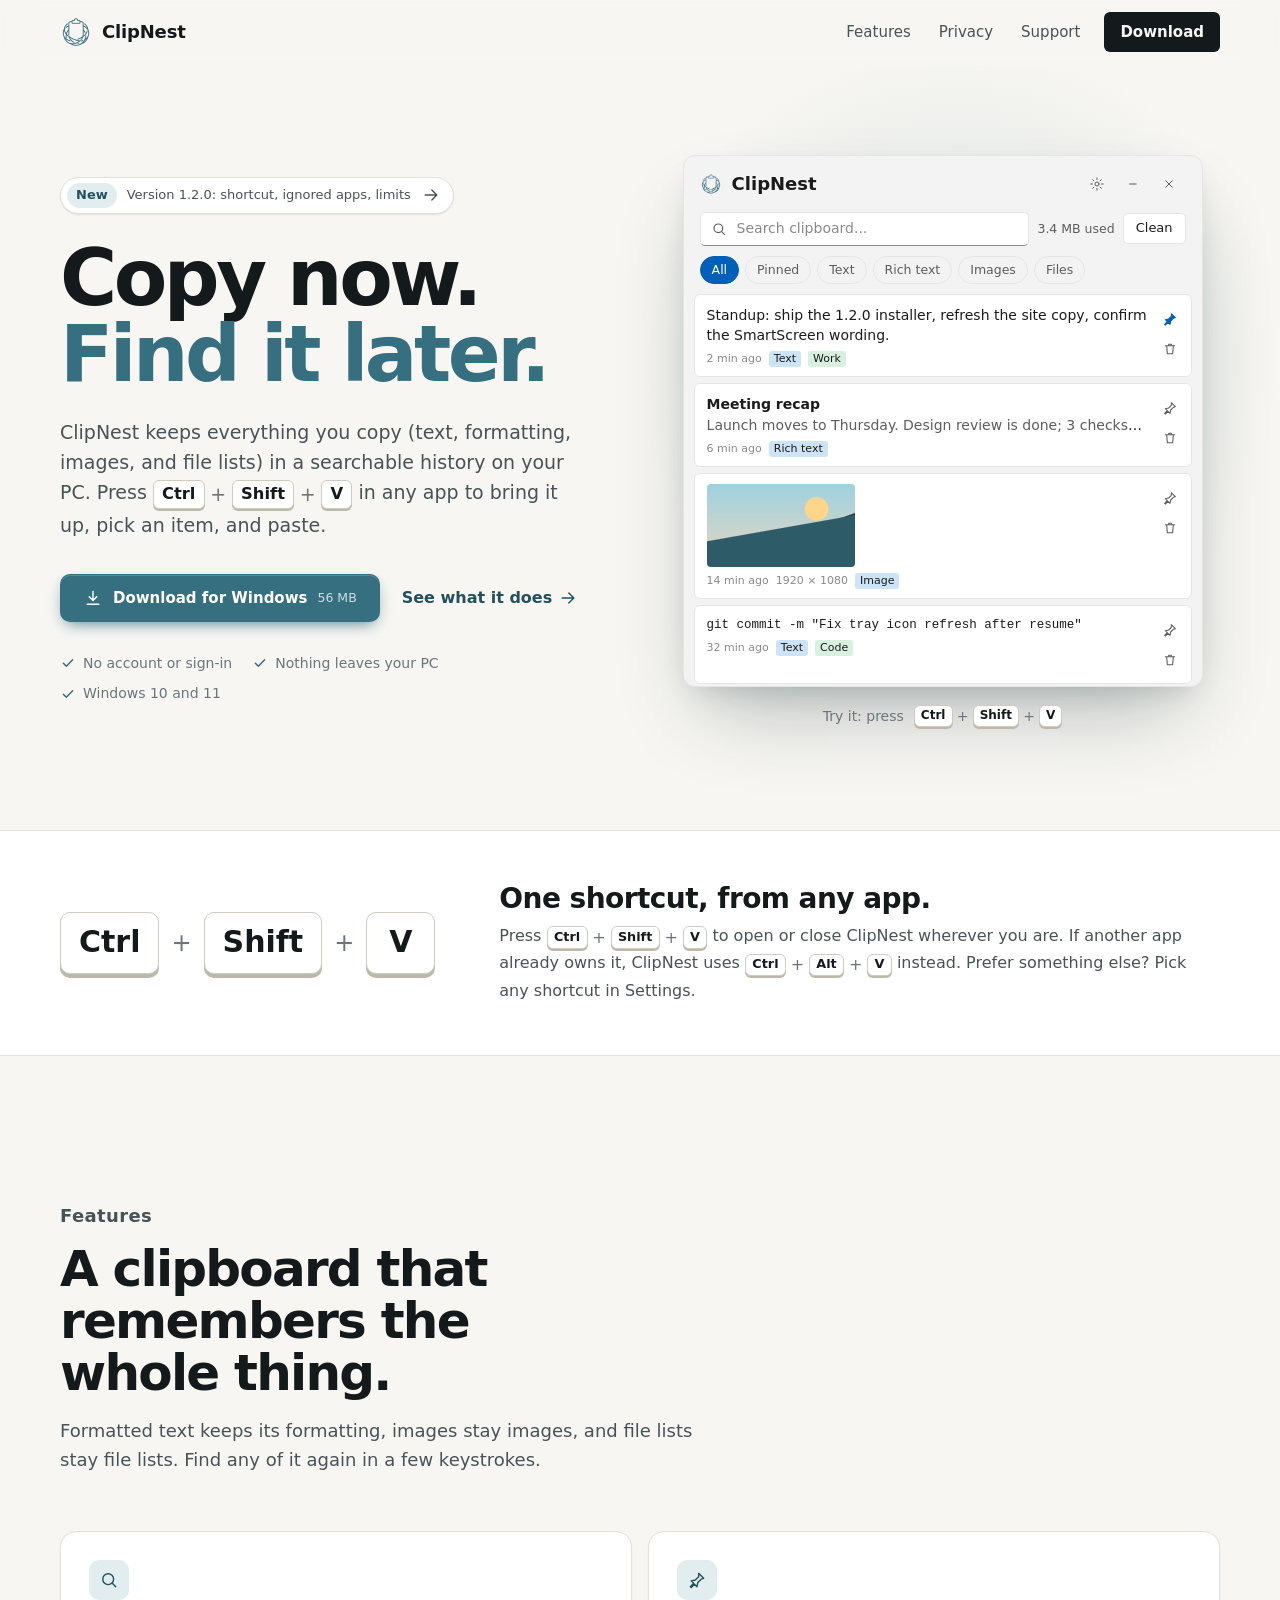
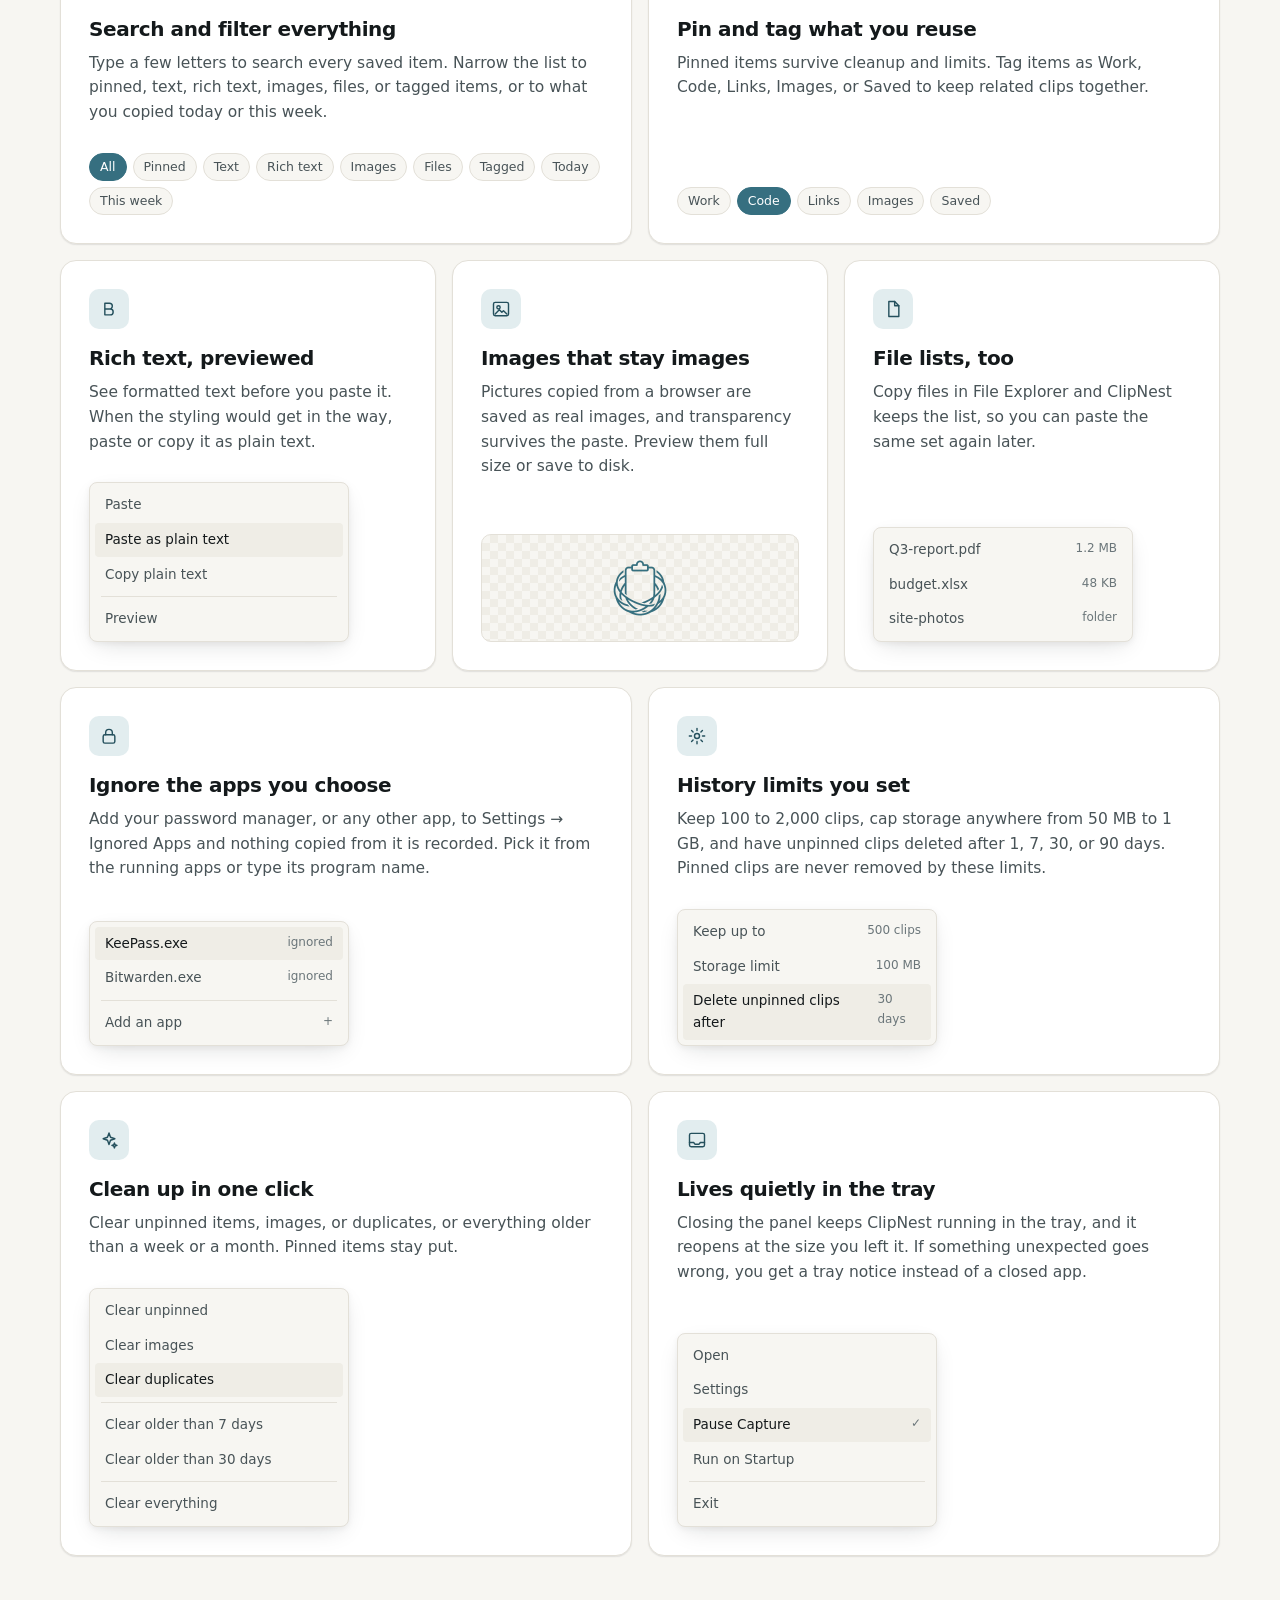
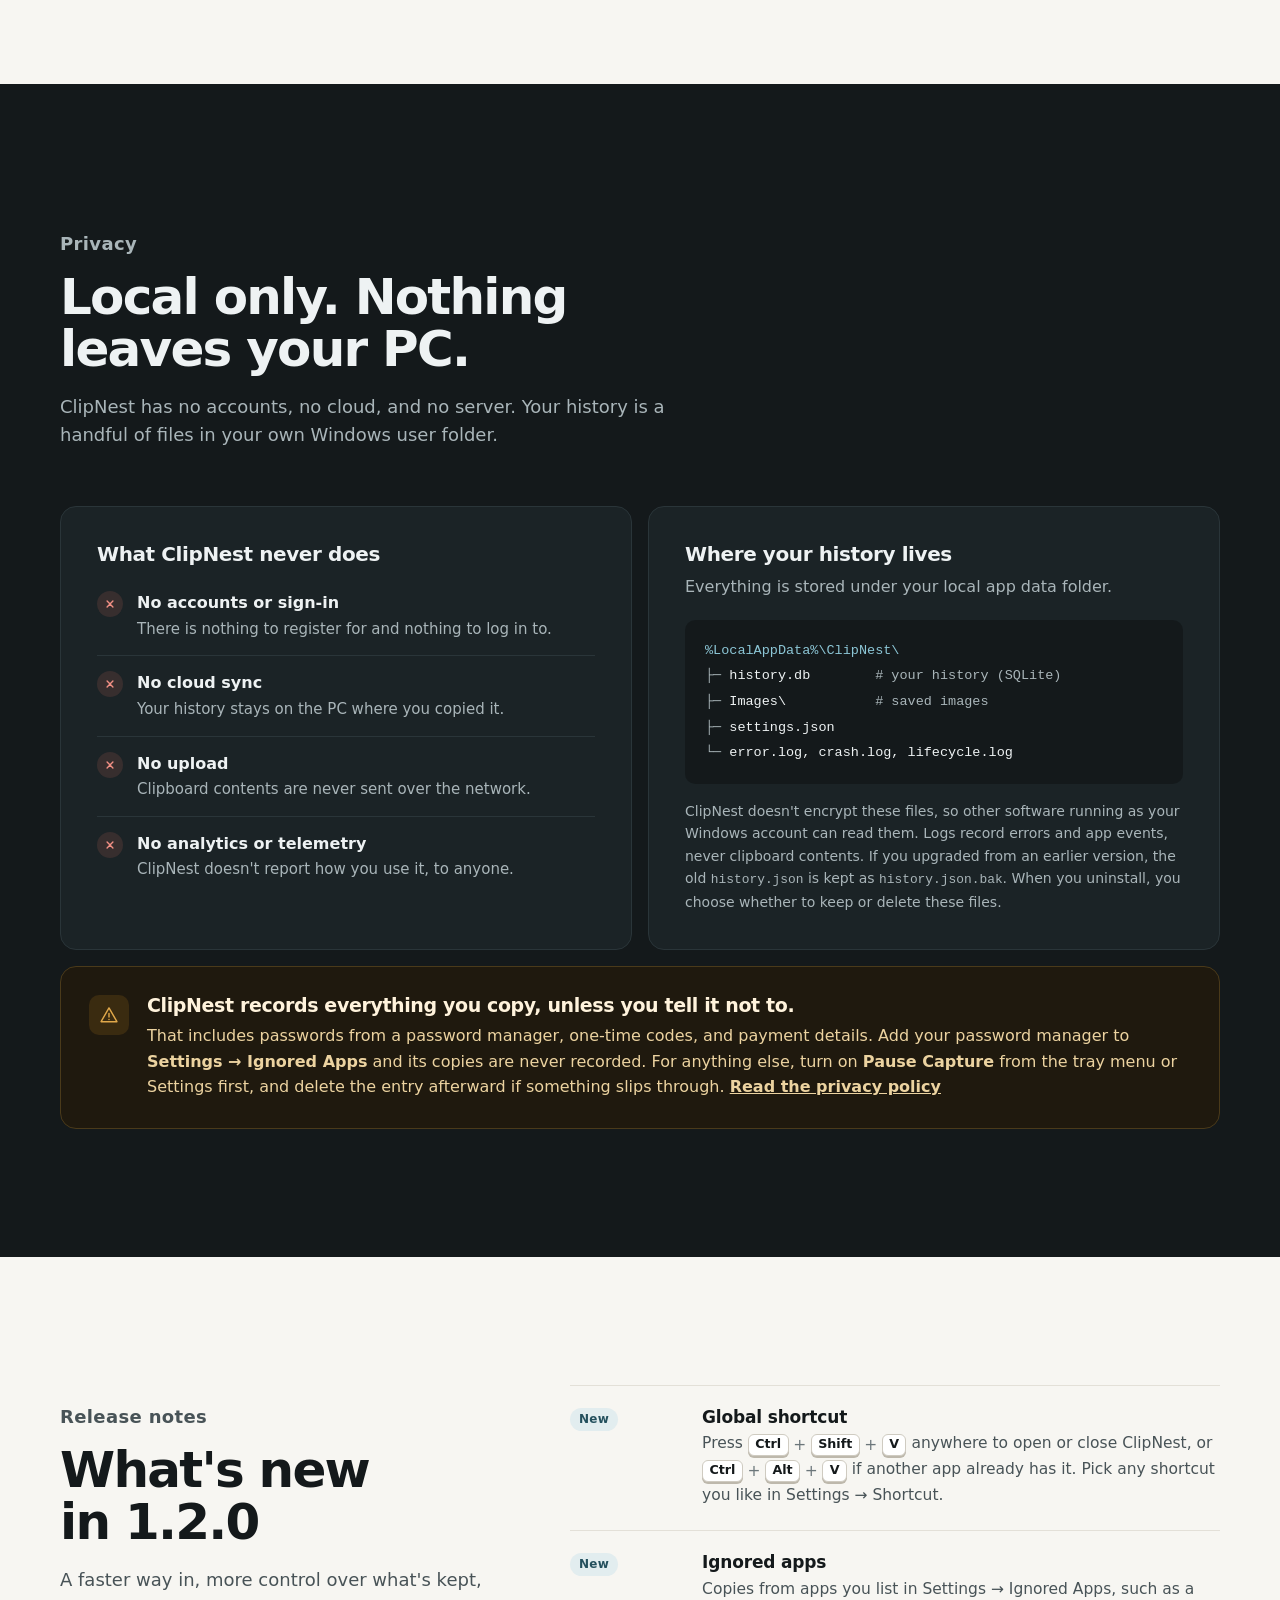
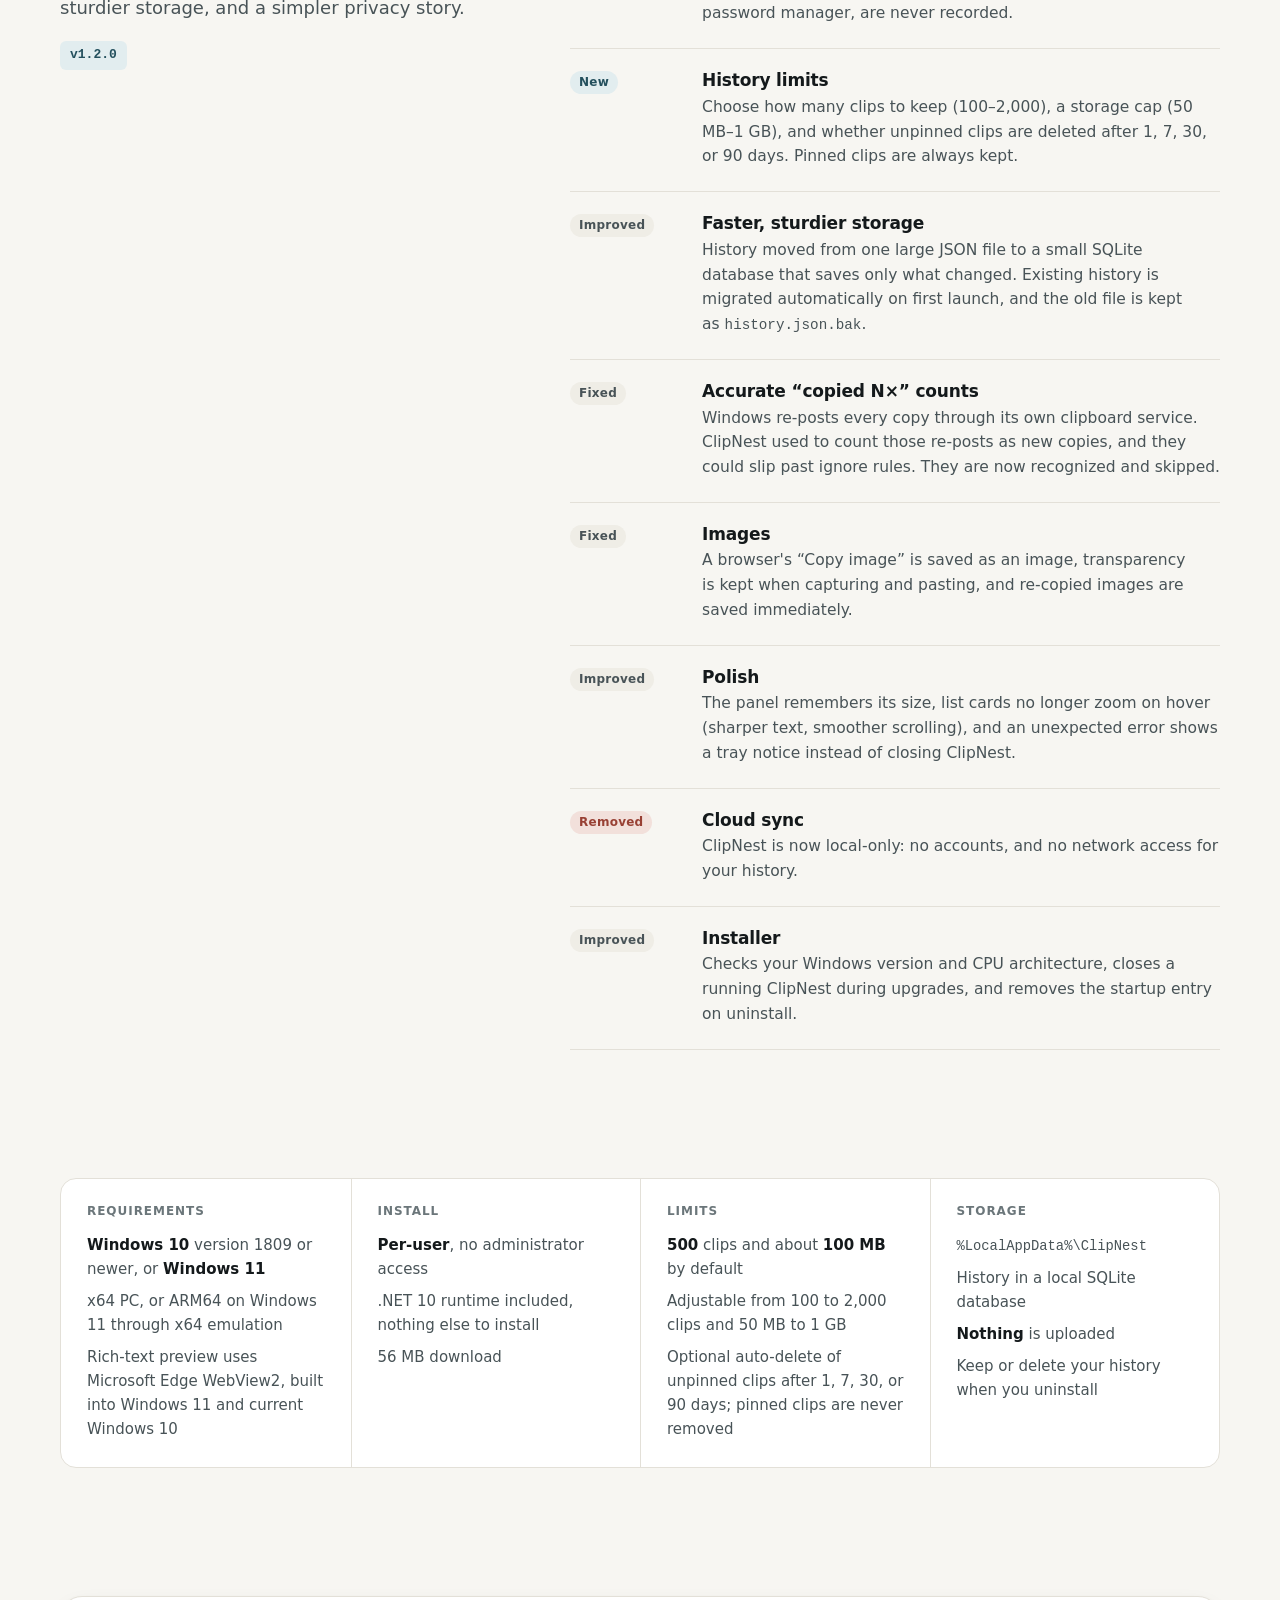
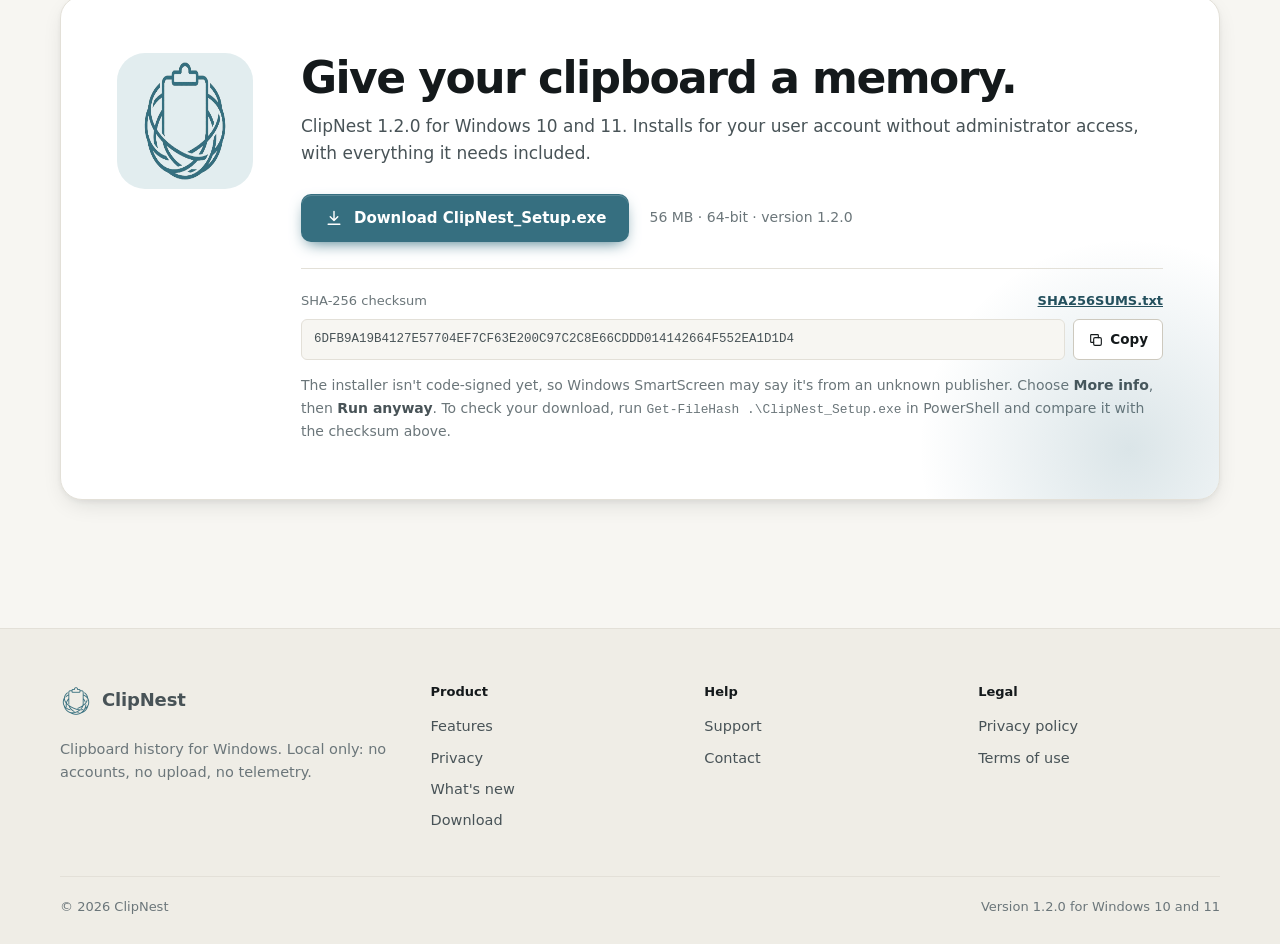
<file: index.html>
<!doctype html>
<html lang="en" class="no-js">
<head>
    <meta charset="utf-8">
    <meta name="viewport" content="width=device-width, initial-scale=1">
    <title>ClipNest | Clipboard history for Windows</title>
    <meta name="description" content="ClipNest keeps a searchable history of the text, rich text, images, and files you copy on Windows. Press Ctrl+Shift+V to open it. Local only: no accounts, no upload, no telemetry.">
    <meta property="og:title" content="ClipNest: clipboard history for Windows">
    <meta property="og:description" content="ClipNest keeps a searchable history of the text, rich text, images, and files you copy on Windows. Press Ctrl+Shift+V to open it. Local only: no accounts, no upload, no telemetry.">
    <meta property="og:type" content="website">
    <meta name="color-scheme" content="light dark">
    <meta name="theme-color" content="#f7f6f2" media="(prefers-color-scheme: light)">
    <meta name="theme-color" content="#0d1113" media="(prefers-color-scheme: dark)">
    <link rel="icon" type="image/png" href="assets/favicon-64.png">
    <link rel="stylesheet" href="styles.css">
    <script src="script.js" defer></script>
</head>
<body>
    <svg xmlns="http://www.w3.org/2000/svg" style="display:none"><symbol id="i-download" viewBox="0 0 24 24"><path d="M12 4v11m0 0 4.5-4.5M12 15l-4.5-4.5M5 19.5h14"/></symbol><symbol id="i-search" viewBox="0 0 24 24"><circle cx="11" cy="11" r="6.5"/><path d="m16 16 4 4"/></symbol><symbol id="i-pin" viewBox="0 0 24 24"><path d="m14 4 6 6-3 1-4 4-1 5-3-3-4 4-1-1 4-4-3-3 5-1 4-4z"/></symbol><symbol id="i-trash" viewBox="0 0 24 24"><path d="M5 7h14M10 7V5h4v2M7 7l1 12h8l1-12"/></symbol><symbol id="i-settings" viewBox="0 0 24 24"><circle cx="12" cy="12" r="3"/><path d="M12 2.8v2.6M12 18.6v2.6M2.8 12h2.6M18.6 12h2.6M5.5 5.5l1.8 1.8M16.7 16.7l1.8 1.8M5.5 18.5l1.8-1.8M16.7 7.3l1.8-1.8"/></symbol><symbol id="i-min" viewBox="0 0 24 24"><path d="M7 12h10"/></symbol><symbol id="i-max" viewBox="0 0 24 24"><rect x="7" y="7" width="10" height="10" rx="1"/></symbol><symbol id="i-x" viewBox="0 0 24 24"><path d="M7 7l10 10M17 7 7 17"/></symbol><symbol id="i-check" viewBox="0 0 24 24"><path d="M5 12.5l4.5 4.5L19 7"/></symbol><symbol id="i-plus" viewBox="0 0 24 24"><path d="M12 5v14M5 12h14"/></symbol><symbol id="i-file" viewBox="0 0 24 24"><path d="M7 3h7l5 5v13H7z"/><path d="M14 3v5h5"/></symbol><symbol id="i-image" viewBox="0 0 24 24"><rect x="3" y="4" width="18" height="16" rx="2"/><circle cx="9" cy="10" r="2"/><path d="m5 18 5-5 3 3 2-2 4 4"/></symbol><symbol id="i-text" viewBox="0 0 24 24"><path d="M5 6h14M12 6v13M9 19h6"/></symbol><symbol id="i-rich" viewBox="0 0 24 24"><path d="M7 5h5.5a3.5 3.5 0 0 1 0 7H7zM7 12h6.5a3.5 3.5 0 0 1 0 7H7z"/></symbol><symbol id="i-tag" viewBox="0 0 24 24"><path d="M3.5 12.5V4.5a1 1 0 0 1 1-1h8l8.5 8.5-9 9z"/><circle cx="8" cy="8" r="1.3"/></symbol><symbol id="i-sparkle" viewBox="0 0 24 24"><path d="M12 3.5l1.8 5.2 5.2 1.8-5.2 1.8-1.8 5.2-1.8-5.2-5.2-1.8 5.2-1.8zM18.5 15.5l.8 2.2 2.2.8-2.2.8-.8 2.2-.8-2.2-2.2-.8 2.2-.8z"/></symbol><symbol id="i-tray" viewBox="0 0 24 24"><rect x="3" y="4" width="18" height="16" rx="2"/><path d="M3 15h5l1.5 2h5L16 15h5"/></symbol><symbol id="i-alert" viewBox="0 0 24 24"><path d="M12 3.5 2.5 20h19z"/><path d="M12 10v4.5M12 17.2v.1"/></symbol><symbol id="i-copy" viewBox="0 0 24 24"><rect x="8.5" y="8.5" width="11.5" height="11.5" rx="2"/><path d="M15.5 8.5V5a1 1 0 0 0-1-1H5a1 1 0 0 0-1 1v9.5a1 1 0 0 0 1 1h3.5"/></symbol><symbol id="i-mail" viewBox="0 0 24 24"><rect x="3" y="5" width="18" height="14" rx="2"/><path d="m3.5 7 8.5 6 8.5-6"/></symbol><symbol id="i-arrow" viewBox="0 0 24 24"><path d="M5 12h14M13 6l6 6-6 6"/></symbol><symbol id="i-lock" viewBox="0 0 24 24"><rect x="5" y="10.5" width="14" height="10" rx="2"/><path d="M8 10.5V8a4 4 0 0 1 8 0v2.5"/></symbol><symbol id="i-monitor" viewBox="0 0 24 24"><rect x="3" y="4" width="18" height="12" rx="2"/><path d="M9 20h6M12 16v4"/></symbol><symbol id="i-keyboard" viewBox="0 0 24 24"><rect x="2.5" y="6" width="19" height="12" rx="2"/><path d="M6.5 10h.01M10 10h.01M14 10h.01M17.5 10h.01M7.5 14h9"/></symbol></svg>
    <a class="skip-link" href="#main">Skip to content</a>

    <header class="site-header">
        <div class="wrap header-inner">
            <a class="wordmark" href="index.html" aria-label="ClipNest home"><img src="assets/clipnest-logo.png" alt="" width="32" height="32"><span>ClipNest</span></a>
            <button class="menu-button" type="button" aria-expanded="false" aria-controls="site-nav"><span class="sr-only">Open menu</span><span class="bars" aria-hidden="true"><span></span><span></span><span></span></span></button>
            <nav class="site-nav" id="site-nav" aria-label="Main">
                <a href="#features">Features</a>
                <a href="privacy.html">Privacy</a>
                <a href="support.html">Support</a>
                <a class="nav-download" href="#download">Download</a>
            </nav>
        </div>
    </header>

    <main id="main">
        <section class="hero">
            <div class="wrap hero-grid">
                <div class="hero-copy">
                    <a class="release-pill" href="#whats-new"><b>New</b> Version 1.2.0: shortcut, ignored apps, limits <svg class="icon" aria-hidden="true"><use href="#i-arrow"/></svg></a>
                    <h1>Copy now.<br><em>Find it later.</em></h1>
                    <p class="lede">ClipNest keeps everything you copy (text, formatting, images, and file lists) in a searchable history on your PC. Press <span class="keys"><kbd>Ctrl</kbd><span>+</span><kbd>Shift</kbd><span>+</span><kbd>V</kbd></span> in any app to bring it up, pick an item, and paste.</p>
                    <div class="hero-actions">
                        <a class="button button-primary" href="downloads/ClipNest_Setup.exe" download><svg class="icon" aria-hidden="true"><use href="#i-download"/></svg>Download for Windows <small>56 MB</small></a>
                        <a class="text-link" href="#features">See what it does <svg class="icon" aria-hidden="true"><use href="#i-arrow"/></svg></a>
                    </div>
                    <ul class="hero-facts">
                        <li><svg class="icon" aria-hidden="true"><use href="#i-check"/></svg>No account or sign-in</li>
                        <li><svg class="icon" aria-hidden="true"><use href="#i-check"/></svg>Nothing leaves your PC</li>
                        <li><svg class="icon" aria-hidden="true"><use href="#i-check"/></svg>Windows 10 and 11</li>
                    </ul>
                </div>

                <div class="stage" data-stage>
                    <div class="app-window" data-demo-window role="region" aria-label="Sample ClipNest window with example history">
                        <div class="app-titlebar">
                            <div class="app-title"><img src="assets/clipnest-logo.png" alt="" width="22" height="22">ClipNest</div>
                            <div class="app-caption" aria-hidden="true"><span><svg class="icon" aria-hidden="true"><use href="#i-settings"/></svg></span><span><svg class="icon" aria-hidden="true"><use href="#i-min"/></svg></span><span><svg class="icon" aria-hidden="true"><use href="#i-x"/></svg></span></div>
                        </div>
                        <div class="app-toolbar">
                            <label class="app-search"><svg class="icon" aria-hidden="true"><use href="#i-search"/></svg><span class="sr-only">Search the sample history</span><input type="search" placeholder="Search clipboard..." autocomplete="off" spellcheck="false" data-demo-search></label>
                            <span class="app-mem">3.4 MB used</span>
                            <span class="app-btn" aria-hidden="true">Clean</span>
                        </div>
                        <div class="app-chips" role="group" aria-label="Filter the sample history">
                            <button type="button" aria-pressed="true" data-demo-filter="all">All</button>
                            <button type="button" aria-pressed="false" data-demo-filter="pinned">Pinned</button>
                            <button type="button" aria-pressed="false" data-demo-filter="text">Text</button>
                            <button type="button" aria-pressed="false" data-demo-filter="rich">Rich text</button>
                            <button type="button" aria-pressed="false" data-demo-filter="image">Images</button>
                            <button type="button" aria-pressed="false" data-demo-filter="files">Files</button>
                        </div>
                        <ul class="app-list" data-demo-list>
                            <li class="app-item" data-type="text" data-pinned="true">
                                <div><p>Standup: ship the 1.2.0 installer, refresh the site copy, confirm the SmartScreen wording.</p><div class="app-meta"><span>2 min ago</span><span class="badge">Text</span><span class="badge badge-tag">Work</span></div></div>
                                <div class="app-actions" aria-hidden="true"><span class="pinned"><svg class="icon" aria-hidden="true"><use href="#i-pin"/></svg></span><span><svg class="icon" aria-hidden="true"><use href="#i-trash"/></svg></span></div>
                            </li>
                            <li class="app-item" data-type="rich" data-pinned="false">
                                <div><p class="rich"><strong>Meeting recap</strong><span>Launch moves to Thursday. Design review is done; 3 checks passed.</span></p><div class="app-meta"><span>6 min ago</span><span class="badge">Rich text</span></div></div>
                                <div class="app-actions" aria-hidden="true"><span><svg class="icon" aria-hidden="true"><use href="#i-pin"/></svg></span><span><svg class="icon" aria-hidden="true"><use href="#i-trash"/></svg></span></div>
                            </li>
                            <li class="app-item" data-type="image" data-pinned="false">
                                <div><div class="thumb" role="img" aria-label="Landscape screenshot"></div><div class="app-meta"><span>14 min ago</span><span>1920 &times; 1080</span><span class="badge">Image</span></div></div>
                                <div class="app-actions" aria-hidden="true"><span><svg class="icon" aria-hidden="true"><use href="#i-pin"/></svg></span><span><svg class="icon" aria-hidden="true"><use href="#i-trash"/></svg></span></div>
                            </li>
                            <li class="app-item" data-type="text" data-pinned="false">
                                <div><p class="code">git commit -m "Fix tray icon refresh after resume"</p><div class="app-meta"><span>32 min ago</span><span class="badge">Text</span><span class="badge badge-tag">Code</span></div></div>
                                <div class="app-actions" aria-hidden="true"><span><svg class="icon" aria-hidden="true"><use href="#i-pin"/></svg></span><span><svg class="icon" aria-hidden="true"><use href="#i-trash"/></svg></span></div>
                            </li>
                            <li class="app-item" data-type="files" data-pinned="false">
                                <div><p class="files"><span><svg class="icon" aria-hidden="true"><use href="#i-file"/></svg>Q3-report.pdf</span><span><svg class="icon" aria-hidden="true"><use href="#i-file"/></svg>budget.xlsx</span></p><div class="app-meta"><span>1 hr ago</span><span>2 files</span><span class="badge">Files</span></div></div>
                                <div class="app-actions" aria-hidden="true"><span><svg class="icon" aria-hidden="true"><use href="#i-pin"/></svg></span><span><svg class="icon" aria-hidden="true"><use href="#i-trash"/></svg></span></div>
                            </li>
                            <li class="app-item" data-type="text" data-pinned="true">
                                <div><p>https://learn.microsoft.com/windows/apps/design/</p><div class="app-meta"><span>Yesterday</span><span class="badge">Text</span><span class="badge badge-tag">Links</span></div></div>
                                <div class="app-actions" aria-hidden="true"><span class="pinned"><svg class="icon" aria-hidden="true"><use href="#i-pin"/></svg></span><span><svg class="icon" aria-hidden="true"><use href="#i-trash"/></svg></span></div>
                            </li>
                            <li class="app-item" data-type="rich" data-pinned="false">
                                <div><p class="rich"><strong>Shipping address</strong><span>Suite 400, 1200 Harbor Way</span></p><div class="app-meta"><span>Yesterday</span><span class="badge">Rich text</span></div></div>
                                <div class="app-actions" aria-hidden="true"><span><svg class="icon" aria-hidden="true"><use href="#i-pin"/></svg></span><span><svg class="icon" aria-hidden="true"><use href="#i-trash"/></svg></span></div>
                            </li>
                        </ul>
                        <p class="app-empty" data-demo-empty hidden>Nothing in this sample matches.</p>
                    </div>
                    <div class="stage-summon" aria-hidden="true"><img src="assets/clipnest-logo.png" alt="" width="48" height="48">ClipNest is waiting in the tray.<br>Press the shortcut again to bring it back.</div>
                    <p class="stage-hint">Try it: press
                        <button type="button" data-demo-toggle aria-pressed="true" aria-label="Open or close the sample panel (Ctrl+Shift+V)"><span class="keys"><kbd data-key="ctrl">Ctrl</kbd><span>+</span><kbd data-key="shift">Shift</kbd><span>+</span><kbd data-key="v">V</kbd></span></button>
                    </p>
                </div>
            </div>
        </section>

        <section class="shortcut-band" aria-label="Global shortcut">
            <div class="wrap shortcut-inner">
                <div class="shortcut-keys" aria-hidden="true"><kbd>Ctrl</kbd><span>+</span><kbd>Shift</kbd><span>+</span><kbd>V</kbd></div>
                <div class="shortcut-copy">
                    <h2>One shortcut, from any app.</h2>
                    <p>Press <span class="keys"><kbd>Ctrl</kbd><span>+</span><kbd>Shift</kbd><span>+</span><kbd>V</kbd></span> to open or close ClipNest wherever you are. If another app already owns it, ClipNest uses <span class="keys"><kbd>Ctrl</kbd><span>+</span><kbd>Alt</kbd><span>+</span><kbd>V</kbd></span> instead. Prefer something else? Pick any shortcut in Settings.</p>
                </div>
            </div>
        </section>

        <section class="section" id="features">
            <div class="wrap">
                <div class="section-head reveal">
                    <p class="eyebrow">Features</p>
                    <h2>A clipboard that remembers the whole thing.</h2>
                    <p>Formatted text keeps its formatting, images stay images, and file lists stay file lists. Find any of it again in a few keystrokes.</p>
                </div>
                <div class="feature-grid">
                    <article class="feature wide reveal">
                        <div class="feature-icon"><svg class="icon" aria-hidden="true"><use href="#i-search"/></svg></div>
                        <h3>Search and filter everything</h3>
                        <p>Type a few letters to search every saved item. Narrow the list to pinned, text, rich text, images, files, or tagged items, or to what you copied today or this week.</p>
                        <div class="feature-demo" aria-hidden="true"><div class="chip-row"><span class="chip on">All</span><span class="chip">Pinned</span><span class="chip">Text</span><span class="chip">Rich text</span><span class="chip">Images</span><span class="chip">Files</span><span class="chip">Tagged</span><span class="chip">Today</span><span class="chip">This week</span></div></div>
                    </article>
                    <article class="feature wide reveal">
                        <div class="feature-icon"><svg class="icon" aria-hidden="true"><use href="#i-pin"/></svg></div>
                        <h3>Pin and tag what you reuse</h3>
                        <p>Pinned items survive cleanup and limits. Tag items as Work, Code, Links, Images, or Saved to keep related clips together.</p>
                        <div class="feature-demo" aria-hidden="true"><div class="chip-row"><span class="chip">Work</span><span class="chip on">Code</span><span class="chip">Links</span><span class="chip">Images</span><span class="chip">Saved</span></div></div>
                    </article>
                    <article class="feature reveal">
                        <div class="feature-icon"><svg class="icon" aria-hidden="true"><use href="#i-rich"/></svg></div>
                        <h3>Rich text, previewed</h3>
                        <p>See formatted text before you paste it. When the styling would get in the way, paste or copy it as plain text.</p>
                        <div class="feature-demo" aria-hidden="true"><div class="menu-demo"><span>Paste<em></em></span><span class="hot">Paste as plain text<em></em></span><span>Copy plain text<em></em></span><hr><span>Preview<em></em></span></div></div>
                    </article>
                    <article class="feature reveal">
                        <div class="feature-icon"><svg class="icon" aria-hidden="true"><use href="#i-image"/></svg></div>
                        <h3>Images that stay images</h3>
                        <p>Pictures copied from a browser are saved as real images, and transparency survives the paste. Preview them full size or save to disk.</p>
                        <div class="feature-demo" aria-hidden="true"><div class="checker"><img src="assets/clipnest-logo.png" alt="" width="64" height="64"></div></div>
                    </article>
                    <article class="feature reveal">
                        <div class="feature-icon"><svg class="icon" aria-hidden="true"><use href="#i-file"/></svg></div>
                        <h3>File lists, too</h3>
                        <p>Copy files in File Explorer and ClipNest keeps the list, so you can paste the same set again later.</p>
                        <div class="feature-demo" aria-hidden="true"><div class="menu-demo"><span>Q3-report.pdf<em>1.2 MB</em></span><span>budget.xlsx<em>48 KB</em></span><span>site-photos<em>folder</em></span></div></div>
                    </article>
                    <article class="feature wide reveal">
                        <div class="feature-icon"><svg class="icon" aria-hidden="true"><use href="#i-lock"/></svg></div>
                        <h3>Ignore the apps you choose</h3>
                        <p>Add your password manager, or any other app, to Settings &rarr; Ignored Apps and nothing copied from it is recorded. Pick it from the running apps or type its program name.</p>
                        <div class="feature-demo" aria-hidden="true"><div class="menu-demo"><span class="hot">KeePass.exe<em>ignored</em></span><span>Bitwarden.exe<em>ignored</em></span><hr><span>Add an app<em>+</em></span></div></div>
                    </article>
                    <article class="feature wide reveal">
                        <div class="feature-icon"><svg class="icon" aria-hidden="true"><use href="#i-settings"/></svg></div>
                        <h3>History limits you set</h3>
                        <p>Keep 100 to 2,000 clips, cap storage anywhere from 50 MB to 1 GB, and have unpinned clips deleted after 1, 7, 30, or 90 days. Pinned clips are never removed by these limits.</p>
                        <div class="feature-demo" aria-hidden="true"><div class="menu-demo"><span>Keep up to<em>500 clips</em></span><span>Storage limit<em>100 MB</em></span><span class="hot">Delete unpinned clips after<em>30 days</em></span></div></div>
                    </article>
                    <article class="feature wide reveal">
                        <div class="feature-icon"><svg class="icon" aria-hidden="true"><use href="#i-sparkle"/></svg></div>
                        <h3>Clean up in one click</h3>
                        <p>Clear unpinned items, images, or duplicates, or everything older than a week or a month. Pinned items stay put.</p>
                        <div class="feature-demo" aria-hidden="true"><div class="menu-demo"><span>Clear unpinned<em></em></span><span>Clear images<em></em></span><span class="hot">Clear duplicates<em></em></span><hr><span>Clear older than 7 days<em></em></span><span>Clear older than 30 days<em></em></span><hr><span>Clear everything<em></em></span></div></div>
                    </article>
                    <article class="feature wide reveal">
                        <div class="feature-icon"><svg class="icon" aria-hidden="true"><use href="#i-tray"/></svg></div>
                        <h3>Lives quietly in the tray</h3>
                        <p>Closing the panel keeps ClipNest running in the tray, and it reopens at the size you left it. If something unexpected goes wrong, you get a tray notice instead of a closed app.</p>
                        <div class="feature-demo" aria-hidden="true"><div class="menu-demo"><span>Open<em></em></span><span>Settings<em></em></span><span class="hot">Pause Capture<em>&#10003;</em></span><span>Run on Startup<em></em></span><hr><span>Exit<em></em></span></div></div>
                    </article>
                </div>
            </div>
        </section>

        <section class="section privacy-band" id="privacy">
            <div class="wrap">
                <div class="section-head reveal">
                    <p class="eyebrow">Privacy</p>
                    <h2>Local only. Nothing leaves your PC.</h2>
                    <p>ClipNest has no accounts, no cloud, and no server. Your history is a handful of files in your own Windows user folder.</p>
                </div>
                <div class="privacy-grid">
                    <article class="panel reveal">
                        <h3>What ClipNest never does</h3>
                        <ul class="never-list"><li><span class="x"><svg class="icon" aria-hidden="true"><use href="#i-x"/></svg></span><div><strong>No accounts or sign-in</strong><span>There is nothing to register for and nothing to log in to.</span></div></li><li><span class="x"><svg class="icon" aria-hidden="true"><use href="#i-x"/></svg></span><div><strong>No cloud sync</strong><span>Your history stays on the PC where you copied it.</span></div></li><li><span class="x"><svg class="icon" aria-hidden="true"><use href="#i-x"/></svg></span><div><strong>No upload</strong><span>Clipboard contents are never sent over the network.</span></div></li><li><span class="x"><svg class="icon" aria-hidden="true"><use href="#i-x"/></svg></span><div><strong>No analytics or telemetry</strong><span>ClipNest doesn't report how you use it, to anyone.</span></div></li></ul>
                    </article>
                    <article class="panel reveal">
                        <h3>Where your history lives</h3>
                        <p>Everything is stored under your local app data folder.</p>
                        <div class="tree" role="img" aria-label="Folder %LocalAppData%\ClipNest containing history.db, an Images folder, settings.json, and log files">
                            <span class="root">%LocalAppData%\ClipNest\</span>
                            <span><span class="dim">&#9500;&#9472;</span> history.db        <span class="dim"># your history (SQLite)</span></span>
                            <span><span class="dim">&#9500;&#9472;</span> Images\           <span class="dim"># saved images</span></span>
                            <span><span class="dim">&#9500;&#9472;</span> settings.json</span>
                            <span><span class="dim">&#9492;&#9472;</span> error.log, crash.log, lifecycle.log</span>
                        </div>
                        <p class="fine">ClipNest doesn't encrypt these files, so other software running as your Windows account can read them. Logs record errors and app events, never clipboard contents. If you upgraded from an earlier version, the old <code>history.json</code> is kept as <code>history.json.bak</code>. When you uninstall, you choose whether to keep or delete these files.</p>
                    </article>
                    <aside class="warn reveal">
                        <div class="warn-mark"><svg class="icon" aria-hidden="true"><use href="#i-alert"/></svg></div>
                        <div>
                            <h3>ClipNest records everything you copy, unless you tell it not to.</h3>
                            <p>That includes passwords from a password manager, one-time codes, and payment details. Add your password manager to <strong>Settings &rarr; Ignored Apps</strong> and its copies are never recorded. For anything else, turn on <strong>Pause Capture</strong> from the tray menu or Settings first, and delete the entry afterward if something slips through. <a href="privacy.html">Read the privacy policy</a></p>
                        </div>
                    </aside>
                </div>
            </div>
        </section>

        <section class="section" id="whats-new">
            <div class="wrap release-layout">
                <div class="section-head">
                    <p class="eyebrow">Release notes</p>
                    <h2>What's new in 1.2.0</h2>
                    <p>A faster way in, more control over what's kept, sturdier storage, and a simpler privacy story.</p>
                    <span class="version-tag">v1.2.0</span>
                </div>
                <ul class="changes reveal"><li><span class="change-kind new">New</span><div><h3>Global shortcut</h3><p>Press <span class="keys"><kbd>Ctrl</kbd><span>+</span><kbd>Shift</kbd><span>+</span><kbd>V</kbd></span> anywhere to open or close ClipNest, or <span class="keys"><kbd>Ctrl</kbd><span>+</span><kbd>Alt</kbd><span>+</span><kbd>V</kbd></span> if another app already has it. Pick any shortcut you like in Settings &rarr; Shortcut.</p></div></li><li><span class="change-kind new">New</span><div><h3>Ignored apps</h3><p>Copies from apps you list in Settings &rarr; Ignored Apps, such as a password manager, are never recorded.</p></div></li><li><span class="change-kind new">New</span><div><h3>History limits</h3><p>Choose how many clips to keep (100&ndash;2,000), a storage cap (50 MB&ndash;1 GB), and whether unpinned clips are deleted after 1, 7, 30, or 90 days. Pinned clips are always kept.</p></div></li><li><span class="change-kind ">Improved</span><div><h3>Faster, sturdier storage</h3><p>History moved from one large JSON file to a small SQLite database that saves only what changed. Existing history is migrated automatically on first launch, and the old file is kept as <code>history.json.bak</code>.</p></div></li><li><span class="change-kind ">Fixed</span><div><h3>Accurate &ldquo;copied N&times;&rdquo; counts</h3><p>Windows re-posts every copy through its own clipboard service. ClipNest used to count those re-posts as new copies, and they could slip past ignore rules. They are now recognized and skipped.</p></div></li><li><span class="change-kind ">Fixed</span><div><h3>Images</h3><p>A browser's &ldquo;Copy image&rdquo; is saved as an image, transparency is kept when capturing and pasting, and re-copied images are saved immediately.</p></div></li><li><span class="change-kind ">Improved</span><div><h3>Polish</h3><p>The panel remembers its size, list cards no longer zoom on hover (sharper text, smoother scrolling), and an unexpected error shows a tray notice instead of closing ClipNest.</p></div></li><li><span class="change-kind removed">Removed</span><div><h3>Cloud sync</h3><p>ClipNest is now local-only: no accounts, and no network access for your history.</p></div></li><li><span class="change-kind ">Improved</span><div><h3>Installer</h3><p>Checks your Windows version and CPU architecture, closes a running ClipNest during upgrades, and removes the startup entry on uninstall.</p></div></li></ul>
            </div>
        </section>

        <section class="section" id="details" style="padding-top:0">
            <div class="wrap">
                <div class="specs reveal">
                    <div class="spec"><h3>Requirements</h3><ul><li><strong>Windows 10</strong> version 1809 or newer, or <strong>Windows 11</strong></li><li>x64 PC, or ARM64 on Windows 11 through x64 emulation</li><li>Rich-text preview uses Microsoft Edge WebView2, built into Windows 11 and current Windows 10</li></ul></div>
                    <div class="spec"><h3>Install</h3><ul><li><strong>Per-user</strong>, no administrator access</li><li>.NET 10 runtime included, nothing else to install</li><li>56 MB download</li></ul></div>
                    <div class="spec"><h3>Limits</h3><ul><li><strong>500</strong> clips and about <strong>100 MB</strong> by default</li><li>Adjustable from 100 to 2,000 clips and 50 MB to 1 GB</li><li>Optional auto-delete of unpinned clips after 1, 7, 30, or 90 days; pinned clips are never removed</li></ul></div>
                    <div class="spec"><h3>Storage</h3><ul><li><code>%LocalAppData%\ClipNest</code></li><li>History in a local SQLite database</li><li><strong>Nothing</strong> is uploaded</li><li>Keep or delete your history when you uninstall</li></ul></div>
                </div>
            </div>
        </section>

        <section class="download" id="download">
            <div class="wrap">
                <div class="download-card reveal">
                    <div class="logo-tile"><img src="assets/clipnest-logo.png" alt="" width="136" height="136"></div>
                    <div>
                        <h2>Give your clipboard a memory.</h2>
                        <p class="lede">ClipNest 1.2.0 for Windows 10 and 11. Installs for your user account without administrator access, with everything it needs included.</p>
                        <div class="download-actions">
                            <a class="button button-primary" href="downloads/ClipNest_Setup.exe" download><svg class="icon" aria-hidden="true"><use href="#i-download"/></svg>Download ClipNest_Setup.exe</a>
                            <span class="fine">56 MB &middot; 64-bit &middot; version 1.2.0</span>
                        </div>
                        <div class="hash">
                            <div class="hash-label"><span>SHA-256 checksum</span><a href="downloads/SHA256SUMS.txt">SHA256SUMS.txt</a></div>
                            <div class="hash-row"><code id="installer-hash">6DFB9A19B4127E57704EF7CF63E200C97C2C8E66CDDD014142664F552EA1D1D4</code><button class="copy-button" type="button" data-copy="installer-hash"><svg class="icon" aria-hidden="true"><use href="#i-copy"/></svg><span>Copy</span></button></div>
                        </div>
                        <p class="smartscreen">The installer isn't code-signed yet, so Windows SmartScreen may say it's from an unknown publisher. Choose <strong>More info</strong>, then <strong>Run anyway</strong>. To check your download, run <code>Get-FileHash .\ClipNest_Setup.exe</code> in PowerShell and compare it with the checksum above.</p>
                    </div>
                </div>
            </div>
        </section>
    </main>

    <footer class="site-footer">
        <div class="wrap footer-main">
            <div class="footer-brand">
                <a class="wordmark" href="index.html"><img src="assets/clipnest-logo.png" alt="" width="32" height="32"><span>ClipNest</span></a>
                <p>Clipboard history for Windows. Local only: no accounts, no upload, no telemetry.</p>
            </div>
            <div class="footer-col"><h2>Product</h2><a href="#features">Features</a><a href="#privacy">Privacy</a><a href="#whats-new">What's new</a><a href="#download">Download</a></div>
            <div class="footer-col"><h2>Help</h2><a href="support.html">Support</a><a href="mailto:ethanmiller122804@gmail.com">Contact</a></div>
            <div class="footer-col"><h2>Legal</h2><a href="privacy.html">Privacy policy</a><a href="terms.html">Terms of use</a></div>
        </div>
        <div class="wrap footer-bottom"><span>&copy; 2026 ClipNest</span><span>Version 1.2.0 for Windows 10 and 11</span></div>
    </footer>
</body>
</html>
</file>
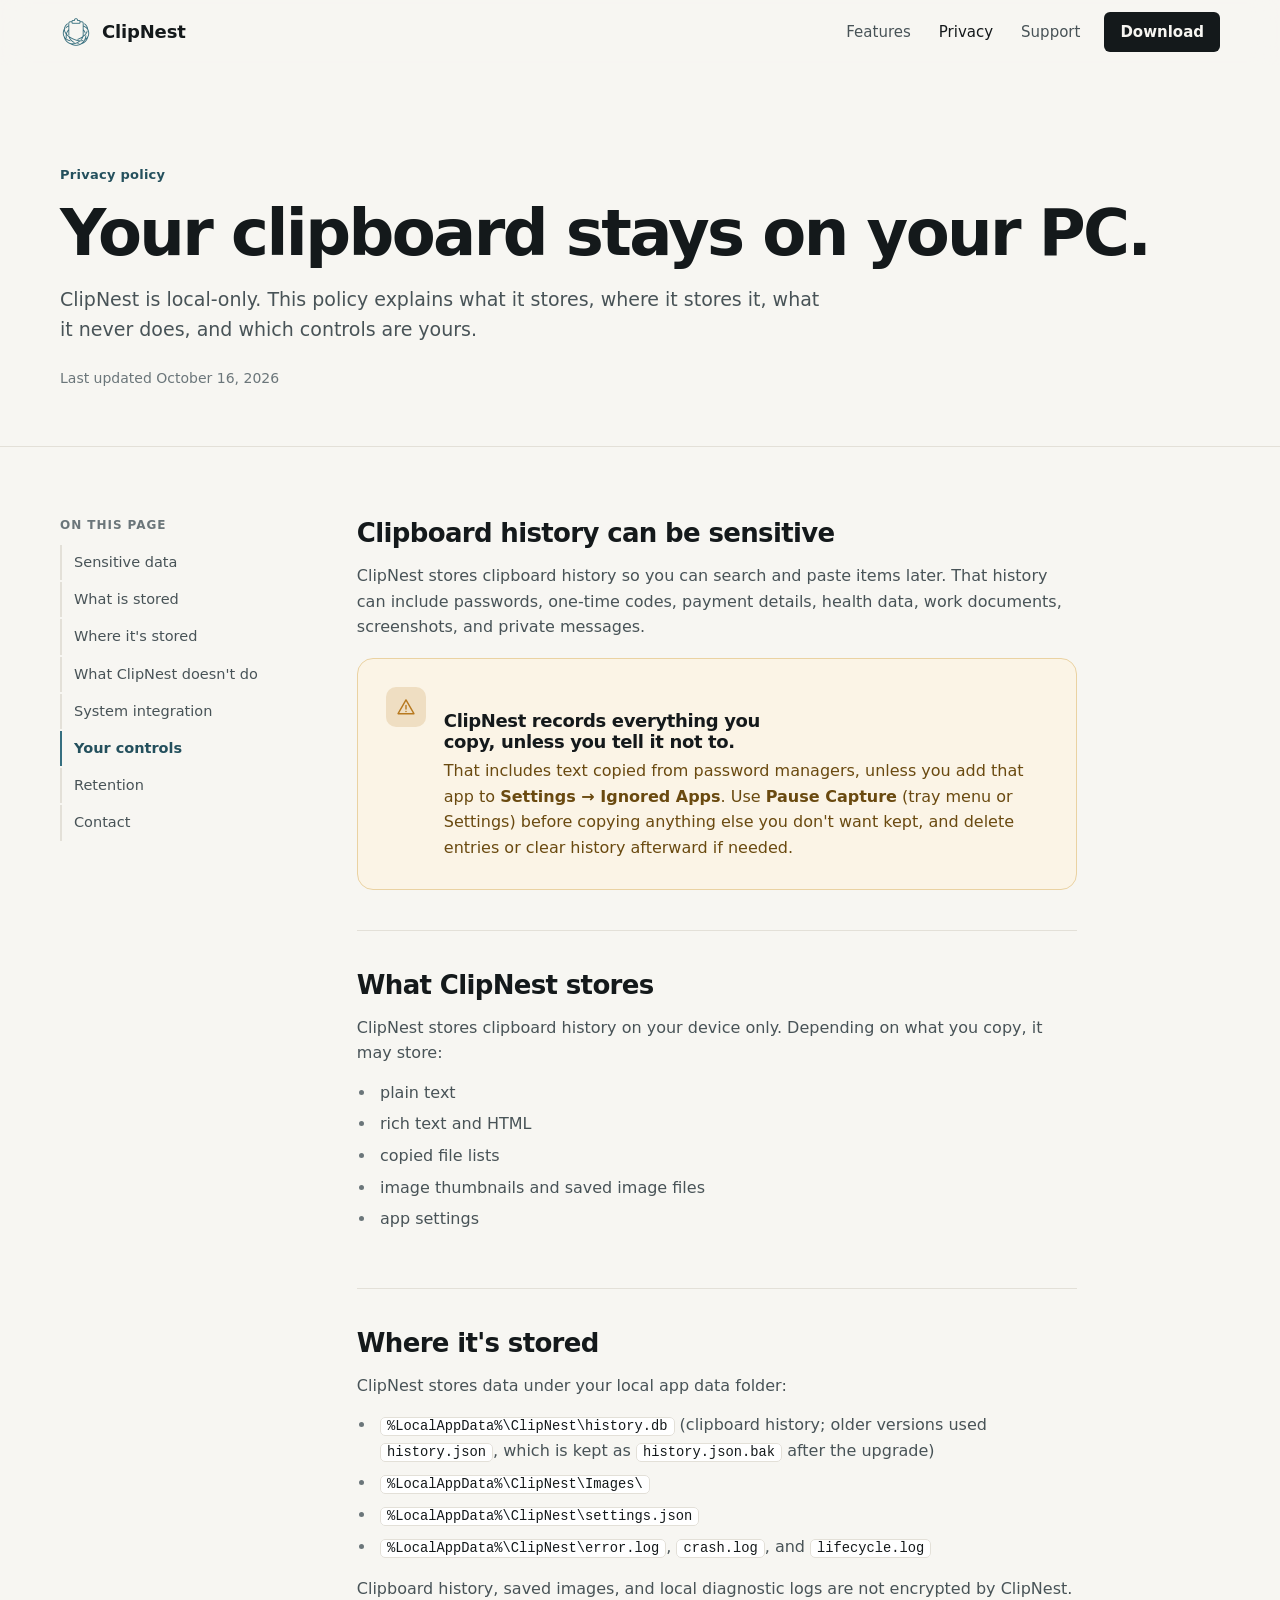
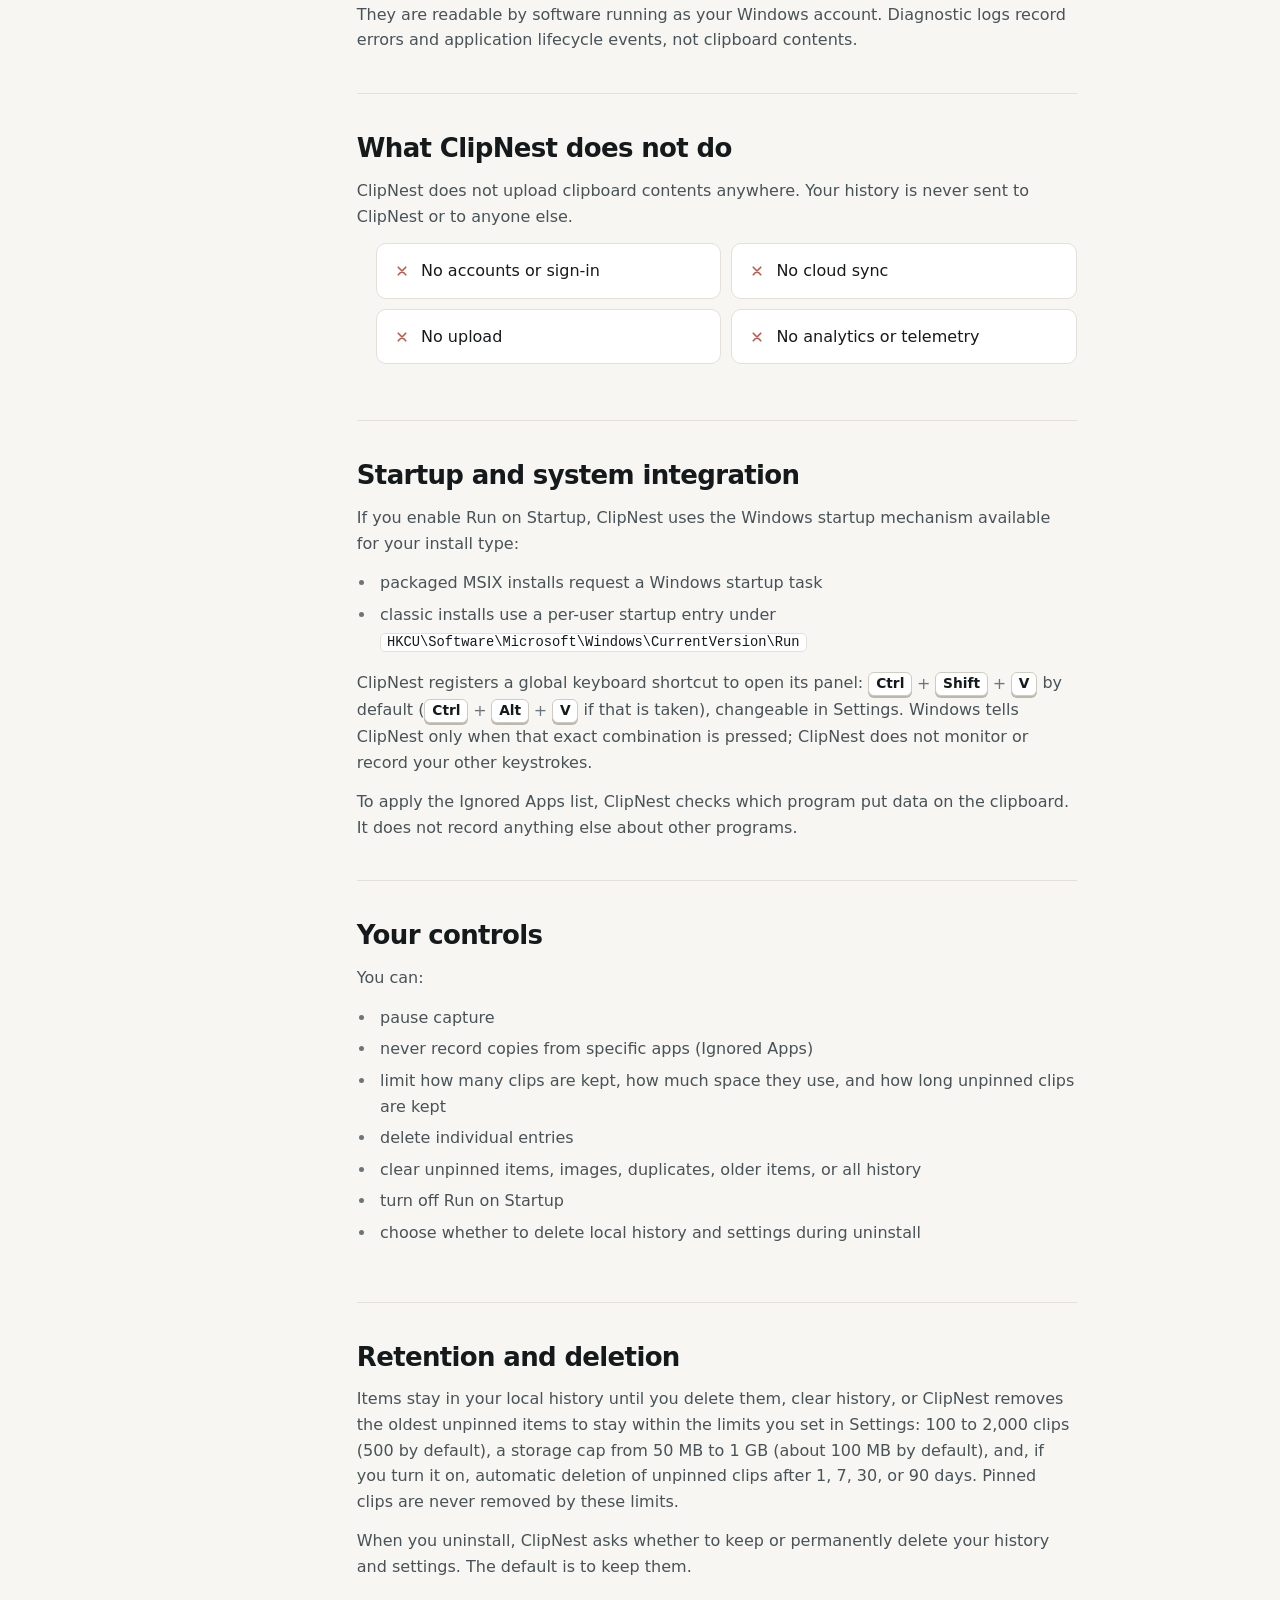
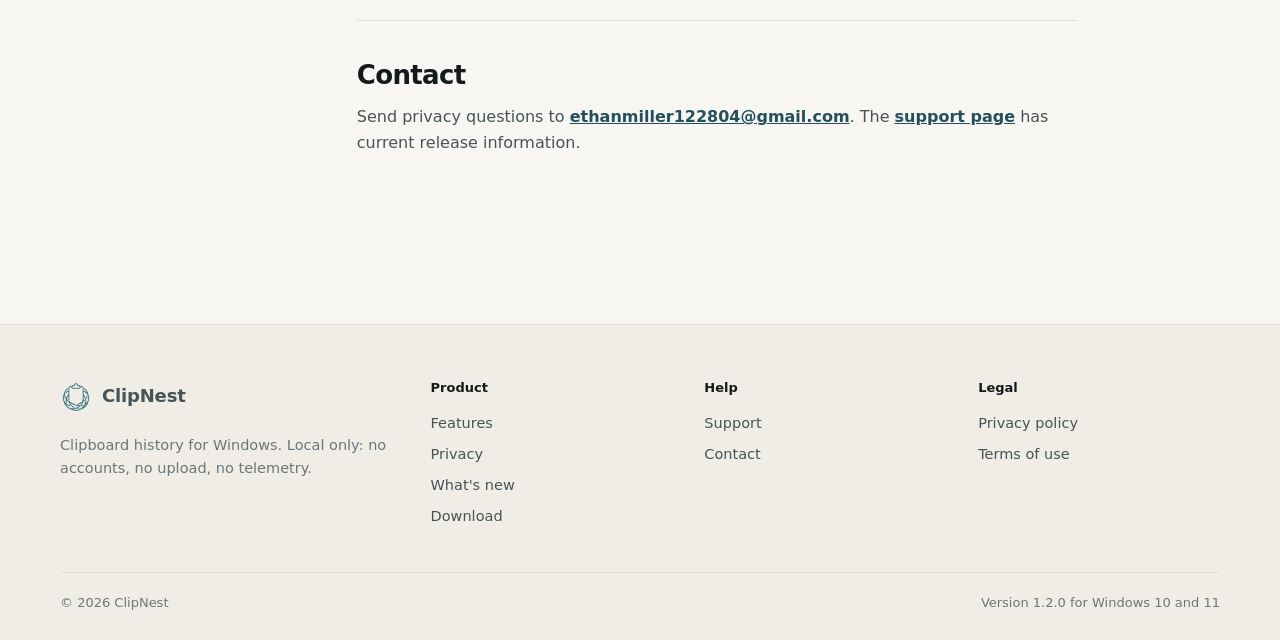
<file: privacy.html>
<!doctype html>
<html lang="en" class="no-js">
<head>
    <meta charset="utf-8">
    <meta name="viewport" content="width=device-width, initial-scale=1">
    <title>Privacy policy | ClipNest</title>
    <meta name="description" content="What ClipNest stores, where it stores it on your PC, and the controls you have. ClipNest is local-only: no accounts, no upload, no telemetry.">
    <meta name="color-scheme" content="light dark">
    <meta name="theme-color" content="#f7f6f2" media="(prefers-color-scheme: light)">
    <meta name="theme-color" content="#0d1113" media="(prefers-color-scheme: dark)">
    <link rel="icon" type="image/png" href="assets/favicon-64.png">
    <link rel="stylesheet" href="styles.css">
    <script src="script.js" defer></script>
</head>
<body>
    <svg xmlns="http://www.w3.org/2000/svg" style="display:none"><symbol id="i-download" viewBox="0 0 24 24"><path d="M12 4v11m0 0 4.5-4.5M12 15l-4.5-4.5M5 19.5h14"/></symbol><symbol id="i-search" viewBox="0 0 24 24"><circle cx="11" cy="11" r="6.5"/><path d="m16 16 4 4"/></symbol><symbol id="i-pin" viewBox="0 0 24 24"><path d="m14 4 6 6-3 1-4 4-1 5-3-3-4 4-1-1 4-4-3-3 5-1 4-4z"/></symbol><symbol id="i-trash" viewBox="0 0 24 24"><path d="M5 7h14M10 7V5h4v2M7 7l1 12h8l1-12"/></symbol><symbol id="i-settings" viewBox="0 0 24 24"><circle cx="12" cy="12" r="3"/><path d="M12 2.8v2.6M12 18.6v2.6M2.8 12h2.6M18.6 12h2.6M5.5 5.5l1.8 1.8M16.7 16.7l1.8 1.8M5.5 18.5l1.8-1.8M16.7 7.3l1.8-1.8"/></symbol><symbol id="i-min" viewBox="0 0 24 24"><path d="M7 12h10"/></symbol><symbol id="i-max" viewBox="0 0 24 24"><rect x="7" y="7" width="10" height="10" rx="1"/></symbol><symbol id="i-x" viewBox="0 0 24 24"><path d="M7 7l10 10M17 7 7 17"/></symbol><symbol id="i-check" viewBox="0 0 24 24"><path d="M5 12.5l4.5 4.5L19 7"/></symbol><symbol id="i-plus" viewBox="0 0 24 24"><path d="M12 5v14M5 12h14"/></symbol><symbol id="i-file" viewBox="0 0 24 24"><path d="M7 3h7l5 5v13H7z"/><path d="M14 3v5h5"/></symbol><symbol id="i-image" viewBox="0 0 24 24"><rect x="3" y="4" width="18" height="16" rx="2"/><circle cx="9" cy="10" r="2"/><path d="m5 18 5-5 3 3 2-2 4 4"/></symbol><symbol id="i-text" viewBox="0 0 24 24"><path d="M5 6h14M12 6v13M9 19h6"/></symbol><symbol id="i-rich" viewBox="0 0 24 24"><path d="M7 5h5.5a3.5 3.5 0 0 1 0 7H7zM7 12h6.5a3.5 3.5 0 0 1 0 7H7z"/></symbol><symbol id="i-tag" viewBox="0 0 24 24"><path d="M3.5 12.5V4.5a1 1 0 0 1 1-1h8l8.5 8.5-9 9z"/><circle cx="8" cy="8" r="1.3"/></symbol><symbol id="i-sparkle" viewBox="0 0 24 24"><path d="M12 3.5l1.8 5.2 5.2 1.8-5.2 1.8-1.8 5.2-1.8-5.2-5.2-1.8 5.2-1.8zM18.5 15.5l.8 2.2 2.2.8-2.2.8-.8 2.2-.8-2.2-2.2-.8 2.2-.8z"/></symbol><symbol id="i-tray" viewBox="0 0 24 24"><rect x="3" y="4" width="18" height="16" rx="2"/><path d="M3 15h5l1.5 2h5L16 15h5"/></symbol><symbol id="i-alert" viewBox="0 0 24 24"><path d="M12 3.5 2.5 20h19z"/><path d="M12 10v4.5M12 17.2v.1"/></symbol><symbol id="i-copy" viewBox="0 0 24 24"><rect x="8.5" y="8.5" width="11.5" height="11.5" rx="2"/><path d="M15.5 8.5V5a1 1 0 0 0-1-1H5a1 1 0 0 0-1 1v9.5a1 1 0 0 0 1 1h3.5"/></symbol><symbol id="i-mail" viewBox="0 0 24 24"><rect x="3" y="5" width="18" height="14" rx="2"/><path d="m3.5 7 8.5 6 8.5-6"/></symbol><symbol id="i-arrow" viewBox="0 0 24 24"><path d="M5 12h14M13 6l6 6-6 6"/></symbol><symbol id="i-lock" viewBox="0 0 24 24"><rect x="5" y="10.5" width="14" height="10" rx="2"/><path d="M8 10.5V8a4 4 0 0 1 8 0v2.5"/></symbol><symbol id="i-monitor" viewBox="0 0 24 24"><rect x="3" y="4" width="18" height="12" rx="2"/><path d="M9 20h6M12 16v4"/></symbol><symbol id="i-keyboard" viewBox="0 0 24 24"><rect x="2.5" y="6" width="19" height="12" rx="2"/><path d="M6.5 10h.01M10 10h.01M14 10h.01M17.5 10h.01M7.5 14h9"/></symbol></svg>
    <a class="skip-link" href="#main">Skip to content</a>

    <header class="site-header">
        <div class="wrap header-inner">
            <a class="wordmark" href="index.html" aria-label="ClipNest home"><img src="assets/clipnest-logo.png" alt="" width="32" height="32"><span>ClipNest</span></a>
            <button class="menu-button" type="button" aria-expanded="false" aria-controls="site-nav"><span class="sr-only">Open menu</span><span class="bars" aria-hidden="true"><span></span><span></span><span></span></span></button>
            <nav class="site-nav" id="site-nav" aria-label="Main">
                <a href="index.html#features">Features</a>
                <a href="privacy.html" aria-current="page">Privacy</a>
                <a href="support.html">Support</a>
                <a class="nav-download" href="index.html#download">Download</a>
            </nav>
        </div>
    </header>

    <main id="main">
        <section class="page-hero">
            <div class="wrap">
                <p class="eyebrow">Privacy policy</p>
                <h1>Your clipboard stays on your PC.</h1>
                <p class="lede">ClipNest is local-only. This policy explains what it stores, where it stores it, what it never does, and which controls are yours.</p>
                <span class="page-date">Last updated October 16, 2026</span>
            </div>
        </section>

        <section class="doc">
            <div class="wrap doc-layout">
                <nav class="toc" aria-label="On this page"><h2>On this page</h2><a href="#sensitive">Sensitive data</a><a href="#stored">What is stored</a><a href="#local">Where it's stored</a><a href="#network">What ClipNest doesn't do</a><a href="#startup">System integration</a><a href="#controls">Your controls</a><a href="#retention">Retention</a><a href="#contact">Contact</a></nav>
                <div class="doc-body">
                    <section id="sensitive"><h2>Clipboard history can be sensitive</h2><p>ClipNest stores clipboard history so you can search and paste items later. That history can include passwords, one-time codes, payment details, health data, work documents, screenshots, and private messages.</p><aside class="warn"><div class="warn-mark"><svg class="icon" aria-hidden="true"><use href="#i-alert"/></svg></div><div><h3>ClipNest records everything you copy, unless you tell it not to.</h3><p>That includes text copied from password managers, unless you add that app to <strong>Settings &rarr; Ignored Apps</strong>. Use <strong>Pause Capture</strong> (tray menu or Settings) before copying anything else you don't want kept, and delete entries or clear history afterward if needed.</p></div></aside></section>
                    <section id="stored"><h2>What ClipNest stores</h2><p>ClipNest stores clipboard history on your device only. Depending on what you copy, it may store:</p><ul><li>plain text</li><li>rich text and HTML</li><li>copied file lists</li><li>image thumbnails and saved image files</li><li>app settings</li></ul></section>
                    <section id="local"><h2>Where it's stored</h2><p>ClipNest stores data under your local app data folder:</p><ul><li><code>%LocalAppData%\ClipNest\history.db</code> (clipboard history; older versions used <code>history.json</code>, which is kept as <code>history.json.bak</code> after the upgrade)</li><li><code>%LocalAppData%\ClipNest\Images\</code></li><li><code>%LocalAppData%\ClipNest\settings.json</code></li><li><code>%LocalAppData%\ClipNest\error.log</code>, <code>crash.log</code>, and <code>lifecycle.log</code></li></ul><p>Clipboard history, saved images, and local diagnostic logs are not encrypted by ClipNest. They are readable by software running as your Windows account. Diagnostic logs record errors and application lifecycle events, not clipboard contents.</p></section>
                    <section id="network"><h2>What ClipNest does not do</h2><p>ClipNest does not upload clipboard contents anywhere. Your history is never sent to ClipNest or to anyone else.</p><ul class="never-inline"><li><svg class="icon" aria-hidden="true"><use href="#i-x"/></svg>No accounts or sign-in</li><li><svg class="icon" aria-hidden="true"><use href="#i-x"/></svg>No cloud sync</li><li><svg class="icon" aria-hidden="true"><use href="#i-x"/></svg>No upload</li><li><svg class="icon" aria-hidden="true"><use href="#i-x"/></svg>No analytics or telemetry</li></ul></section>
                    <section id="startup"><h2>Startup and system integration</h2><p>If you enable Run on Startup, ClipNest uses the Windows startup mechanism available for your install type:</p><ul><li>packaged MSIX installs request a Windows startup task</li><li>classic installs use a per-user startup entry under <code>HKCU\Software\Microsoft\Windows\CurrentVersion\Run</code></li></ul><p>ClipNest registers a global keyboard shortcut to open its panel: <span class="keys"><kbd>Ctrl</kbd><span>+</span><kbd>Shift</kbd><span>+</span><kbd>V</kbd></span> by default (<span class="keys"><kbd>Ctrl</kbd><span>+</span><kbd>Alt</kbd><span>+</span><kbd>V</kbd></span> if that is taken), changeable in Settings. Windows tells ClipNest only when that exact combination is pressed; ClipNest does not monitor or record your other keystrokes.</p><p>To apply the Ignored Apps list, ClipNest checks which program put data on the clipboard. It does not record anything else about other programs.</p></section>
                    <section id="controls"><h2>Your controls</h2><p>You can:</p><ul><li>pause capture</li><li>never record copies from specific apps (Ignored Apps)</li><li>limit how many clips are kept, how much space they use, and how long unpinned clips are kept</li><li>delete individual entries</li><li>clear unpinned items, images, duplicates, older items, or all history</li><li>turn off Run on Startup</li><li>choose whether to delete local history and settings during uninstall</li></ul></section>
                    <section id="retention"><h2>Retention and deletion</h2><p>Items stay in your local history until you delete them, clear history, or ClipNest removes the oldest unpinned items to stay within the limits you set in Settings: 100 to 2,000 clips (500 by default), a storage cap from 50 MB to 1 GB (about 100 MB by default), and, if you turn it on, automatic deletion of unpinned clips after 1, 7, 30, or 90 days. Pinned clips are never removed by these limits.</p><p>When you uninstall, ClipNest asks whether to keep or permanently delete your history and settings. The default is to keep them.</p></section>
                    <section id="contact"><h2>Contact</h2><p>Send privacy questions to <a href="mailto:ethanmiller122804@gmail.com">ethanmiller122804@gmail.com</a>. The <a href="support.html">support page</a> has current release information.</p></section>

                </div>
            </div>
        </section>
    </main>

    <footer class="site-footer">
        <div class="wrap footer-main">
            <div class="footer-brand">
                <a class="wordmark" href="index.html"><img src="assets/clipnest-logo.png" alt="" width="32" height="32"><span>ClipNest</span></a>
                <p>Clipboard history for Windows. Local only: no accounts, no upload, no telemetry.</p>
            </div>
            <div class="footer-col"><h2>Product</h2><a href="index.html#features">Features</a><a href="index.html#privacy">Privacy</a><a href="index.html#whats-new">What's new</a><a href="index.html#download">Download</a></div>
            <div class="footer-col"><h2>Help</h2><a href="support.html">Support</a><a href="mailto:ethanmiller122804@gmail.com">Contact</a></div>
            <div class="footer-col"><h2>Legal</h2><a href="privacy.html">Privacy policy</a><a href="terms.html">Terms of use</a></div>
        </div>
        <div class="wrap footer-bottom"><span>&copy; 2026 ClipNest</span><span>Version 1.2.0 for Windows 10 and 11</span></div>
    </footer>
</body>
</html>
</file>
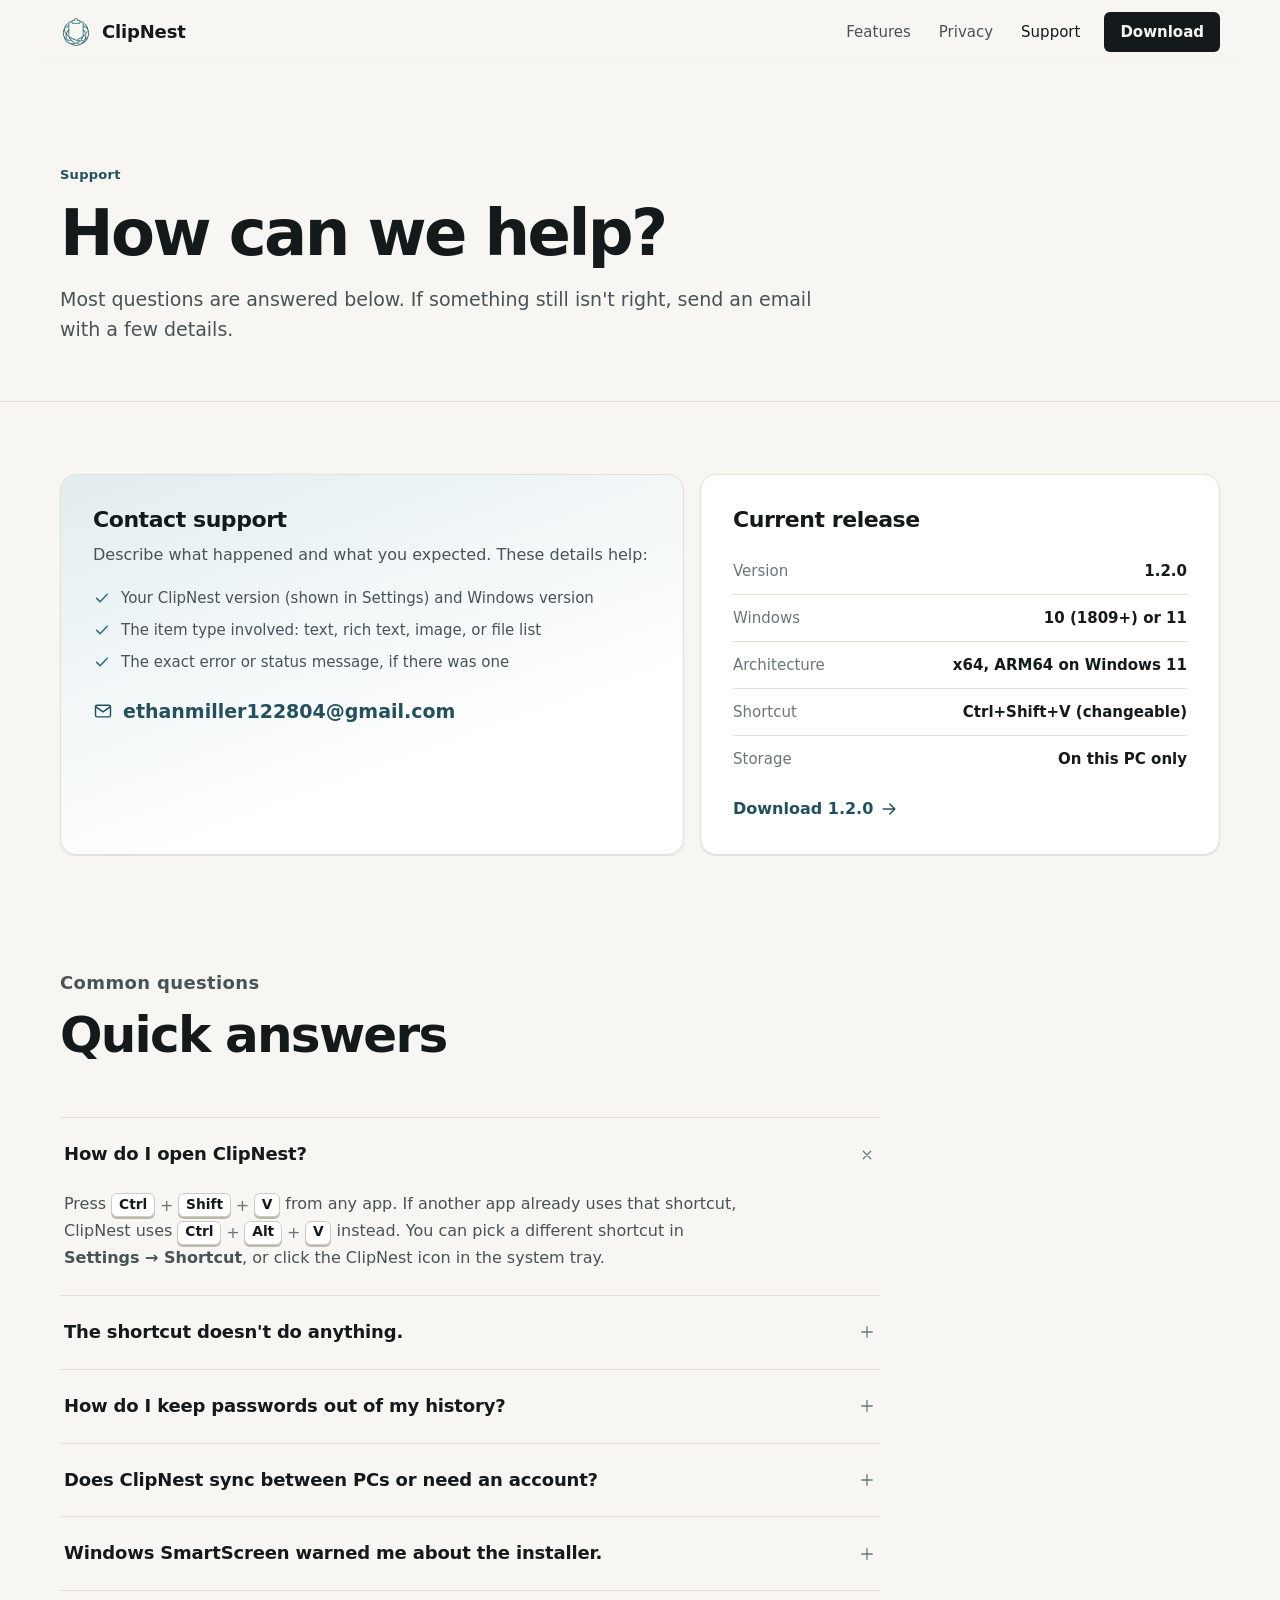
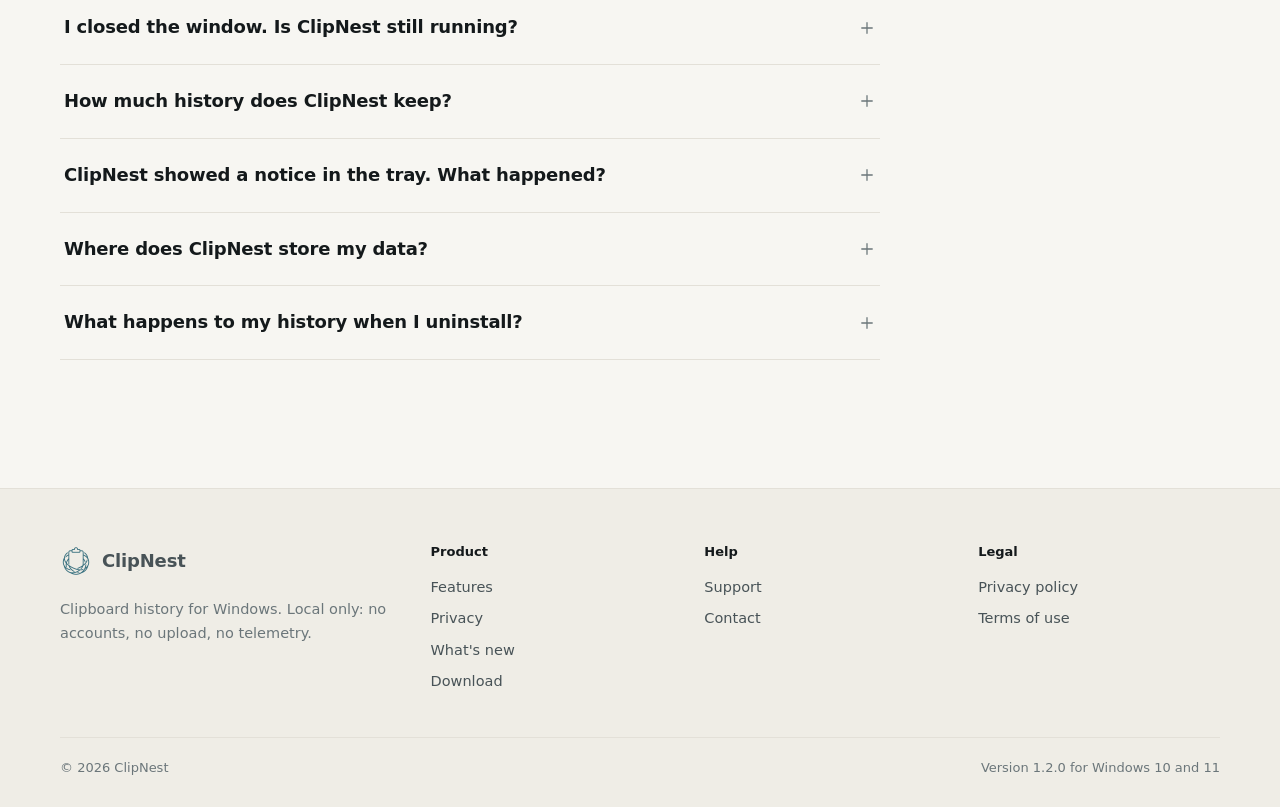
<file: support.html>
<!doctype html>
<html lang="en" class="no-js">
<head>
    <meta charset="utf-8">
    <meta name="viewport" content="width=device-width, initial-scale=1">
    <title>Support | ClipNest</title>
    <meta name="description" content="Help with installing and using ClipNest: the global shortcut, ignored apps, history limits, SmartScreen, storage, and contact details.">
    <meta name="color-scheme" content="light dark">
    <meta name="theme-color" content="#f7f6f2" media="(prefers-color-scheme: light)">
    <meta name="theme-color" content="#0d1113" media="(prefers-color-scheme: dark)">
    <link rel="icon" type="image/png" href="assets/favicon-64.png">
    <link rel="stylesheet" href="styles.css">
    <script src="script.js" defer></script>
</head>
<body>
    <svg xmlns="http://www.w3.org/2000/svg" style="display:none"><symbol id="i-download" viewBox="0 0 24 24"><path d="M12 4v11m0 0 4.5-4.5M12 15l-4.5-4.5M5 19.5h14"/></symbol><symbol id="i-search" viewBox="0 0 24 24"><circle cx="11" cy="11" r="6.5"/><path d="m16 16 4 4"/></symbol><symbol id="i-pin" viewBox="0 0 24 24"><path d="m14 4 6 6-3 1-4 4-1 5-3-3-4 4-1-1 4-4-3-3 5-1 4-4z"/></symbol><symbol id="i-trash" viewBox="0 0 24 24"><path d="M5 7h14M10 7V5h4v2M7 7l1 12h8l1-12"/></symbol><symbol id="i-settings" viewBox="0 0 24 24"><circle cx="12" cy="12" r="3"/><path d="M12 2.8v2.6M12 18.6v2.6M2.8 12h2.6M18.6 12h2.6M5.5 5.5l1.8 1.8M16.7 16.7l1.8 1.8M5.5 18.5l1.8-1.8M16.7 7.3l1.8-1.8"/></symbol><symbol id="i-min" viewBox="0 0 24 24"><path d="M7 12h10"/></symbol><symbol id="i-max" viewBox="0 0 24 24"><rect x="7" y="7" width="10" height="10" rx="1"/></symbol><symbol id="i-x" viewBox="0 0 24 24"><path d="M7 7l10 10M17 7 7 17"/></symbol><symbol id="i-check" viewBox="0 0 24 24"><path d="M5 12.5l4.5 4.5L19 7"/></symbol><symbol id="i-plus" viewBox="0 0 24 24"><path d="M12 5v14M5 12h14"/></symbol><symbol id="i-file" viewBox="0 0 24 24"><path d="M7 3h7l5 5v13H7z"/><path d="M14 3v5h5"/></symbol><symbol id="i-image" viewBox="0 0 24 24"><rect x="3" y="4" width="18" height="16" rx="2"/><circle cx="9" cy="10" r="2"/><path d="m5 18 5-5 3 3 2-2 4 4"/></symbol><symbol id="i-text" viewBox="0 0 24 24"><path d="M5 6h14M12 6v13M9 19h6"/></symbol><symbol id="i-rich" viewBox="0 0 24 24"><path d="M7 5h5.5a3.5 3.5 0 0 1 0 7H7zM7 12h6.5a3.5 3.5 0 0 1 0 7H7z"/></symbol><symbol id="i-tag" viewBox="0 0 24 24"><path d="M3.5 12.5V4.5a1 1 0 0 1 1-1h8l8.5 8.5-9 9z"/><circle cx="8" cy="8" r="1.3"/></symbol><symbol id="i-sparkle" viewBox="0 0 24 24"><path d="M12 3.5l1.8 5.2 5.2 1.8-5.2 1.8-1.8 5.2-1.8-5.2-5.2-1.8 5.2-1.8zM18.5 15.5l.8 2.2 2.2.8-2.2.8-.8 2.2-.8-2.2-2.2-.8 2.2-.8z"/></symbol><symbol id="i-tray" viewBox="0 0 24 24"><rect x="3" y="4" width="18" height="16" rx="2"/><path d="M3 15h5l1.5 2h5L16 15h5"/></symbol><symbol id="i-alert" viewBox="0 0 24 24"><path d="M12 3.5 2.5 20h19z"/><path d="M12 10v4.5M12 17.2v.1"/></symbol><symbol id="i-copy" viewBox="0 0 24 24"><rect x="8.5" y="8.5" width="11.5" height="11.5" rx="2"/><path d="M15.5 8.5V5a1 1 0 0 0-1-1H5a1 1 0 0 0-1 1v9.5a1 1 0 0 0 1 1h3.5"/></symbol><symbol id="i-mail" viewBox="0 0 24 24"><rect x="3" y="5" width="18" height="14" rx="2"/><path d="m3.5 7 8.5 6 8.5-6"/></symbol><symbol id="i-arrow" viewBox="0 0 24 24"><path d="M5 12h14M13 6l6 6-6 6"/></symbol><symbol id="i-lock" viewBox="0 0 24 24"><rect x="5" y="10.5" width="14" height="10" rx="2"/><path d="M8 10.5V8a4 4 0 0 1 8 0v2.5"/></symbol><symbol id="i-monitor" viewBox="0 0 24 24"><rect x="3" y="4" width="18" height="12" rx="2"/><path d="M9 20h6M12 16v4"/></symbol><symbol id="i-keyboard" viewBox="0 0 24 24"><rect x="2.5" y="6" width="19" height="12" rx="2"/><path d="M6.5 10h.01M10 10h.01M14 10h.01M17.5 10h.01M7.5 14h9"/></symbol></svg>
    <a class="skip-link" href="#main">Skip to content</a>

    <header class="site-header">
        <div class="wrap header-inner">
            <a class="wordmark" href="index.html" aria-label="ClipNest home"><img src="assets/clipnest-logo.png" alt="" width="32" height="32"><span>ClipNest</span></a>
            <button class="menu-button" type="button" aria-expanded="false" aria-controls="site-nav"><span class="sr-only">Open menu</span><span class="bars" aria-hidden="true"><span></span><span></span><span></span></span></button>
            <nav class="site-nav" id="site-nav" aria-label="Main">
                <a href="index.html#features">Features</a>
                <a href="privacy.html">Privacy</a>
                <a href="support.html" aria-current="page">Support</a>
                <a class="nav-download" href="index.html#download">Download</a>
            </nav>
        </div>
    </header>

    <main id="main">
        <section class="page-hero">
            <div class="wrap">
                <p class="eyebrow">Support</p>
                <h1>How can we help?</h1>
                <p class="lede">Most questions are answered below. If something still isn't right, send an email with a few details.</p>
            </div>
        </section>

        <section class="doc">
            <div class="wrap">
                <div class="support-grid">
                    <article class="card card-contact">
                        <h2>Contact support</h2>
                        <p>Describe what happened and what you expected. These details help:</p>
                        <ul class="checklist">
                            <li><svg class="icon" aria-hidden="true"><use href="#i-check"/></svg>Your ClipNest version (shown in Settings) and Windows version</li>
                            <li><svg class="icon" aria-hidden="true"><use href="#i-check"/></svg>The item type involved: text, rich text, image, or file list</li>
                            <li><svg class="icon" aria-hidden="true"><use href="#i-check"/></svg>The exact error or status message, if there was one</li>
                        </ul>
                        <a class="contact-email" href="mailto:ethanmiller122804@gmail.com"><svg class="icon" aria-hidden="true"><use href="#i-mail"/></svg>ethanmiller122804@gmail.com</a>
                    </article>
                    <article class="card">
                        <h2>Current release</h2>
                        <dl class="facts">
                            <div><dt>Version</dt><dd>1.2.0</dd></div>
                            <div><dt>Windows</dt><dd>10 (1809+) or 11</dd></div>
                            <div><dt>Architecture</dt><dd>x64, ARM64 on Windows 11</dd></div>
                            <div><dt>Shortcut</dt><dd>Ctrl+Shift+V (changeable)</dd></div>
                            <div><dt>Storage</dt><dd>On this PC only</dd></div>
                        </dl>
                        <a class="text-link" href="index.html#download" style="margin-top:14px">Download 1.2.0 <svg class="icon" aria-hidden="true"><use href="#i-arrow"/></svg></a>
                    </article>
                </div>

                <div class="section-head">
                    <p class="eyebrow">Common questions</p>
                    <h2>Quick answers</h2>
                </div>
                <div class="faq">
                    <details open><summary>How do I open ClipNest?<svg class="icon" aria-hidden="true"><use href="#i-plus"/></svg></summary><div class="answer"><p>Press <span class="keys"><kbd>Ctrl</kbd><span>+</span><kbd>Shift</kbd><span>+</span><kbd>V</kbd></span> from any app. If another app already uses that shortcut, ClipNest uses <span class="keys"><kbd>Ctrl</kbd><span>+</span><kbd>Alt</kbd><span>+</span><kbd>V</kbd></span> instead. You can pick a different shortcut in <strong>Settings &rarr; Shortcut</strong>, or click the ClipNest icon in the system tray.</p></div></details>
                    <details><summary>The shortcut doesn't do anything.<svg class="icon" aria-hidden="true"><use href="#i-plus"/></svg></summary><div class="answer"><p>Open Settings, or hover over the tray icon, to see which shortcut is active. If another app has taken it, choose <strong>Change</strong> under <strong>Settings &rarr; Shortcut</strong> and press a combination nothing else uses. You can always open ClipNest from the tray icon.</p></div></details>
                    <details><summary>How do I keep passwords out of my history?<svg class="icon" aria-hidden="true"><use href="#i-plus"/></svg></summary><div class="answer"><p>Add your password manager in <strong>Settings &rarr; Ignored Apps</strong>: pick it from the running apps or type its program name (for example <code>KeePass.exe</code>). Anything copied from an ignored app is never recorded.</p><p>For a one-off sensitive copy from another app, turn on <strong>Pause Capture</strong> in the tray menu (or <strong>Pause clipboard capture</strong> in Settings) first, then turn it off again. If something was already saved, delete that entry or clear history.</p></div></details>
                    <details><summary>Does ClipNest sync between PCs or need an account?<svg class="icon" aria-hidden="true"><use href="#i-plus"/></svg></summary><div class="answer"><p>No. Since version 1.2.0, ClipNest is local-only: no accounts, no sign-in, and no cloud sync. Each PC keeps its own history, and nothing is uploaded.</p></div></details>
                    <details><summary>Windows SmartScreen warned me about the installer.<svg class="icon" aria-hidden="true"><use href="#i-plus"/></svg></summary><div class="answer"><p>The installer isn't code-signed yet, so SmartScreen may say it comes from an unknown publisher. Choose <strong>More info</strong>, then <strong>Run anyway</strong>.</p><p>To confirm your download is intact, run <code>Get-FileHash .\ClipNest_Setup.exe</code> in PowerShell and compare the result with the checksum on the <a href="index.html#download">download section</a>.</p></div></details>
                    <details><summary>I closed the window. Is ClipNest still running?<svg class="icon" aria-hidden="true"><use href="#i-plus"/></svg></summary><div class="answer"><p>Yes. Closing the panel keeps ClipNest running in the system tray so it can keep capturing. To stop it completely, right-click the tray icon and choose <strong>Exit</strong>.</p></div></details>
                    <details><summary>How much history does ClipNest keep?<svg class="icon" aria-hidden="true"><use href="#i-plus"/></svg></summary><div class="answer"><p>By default, up to 500 clips and about 100 MB. In <strong>Settings &rarr; History</strong> you can keep 100 to 2,000 clips, set a storage cap from 50 MB to 1 GB, and have unpinned clips deleted after 1, 7, 30, or 90 days.</p><p>When a limit is reached, the oldest unpinned clips are removed first. Pinned clips are never removed by these limits.</p></div></details>
                    <details><summary>ClipNest showed a notice in the tray. What happened?<svg class="icon" aria-hidden="true"><use href="#i-plus"/></svg></summary><div class="answer"><p>When something unexpected goes wrong, ClipNest shows a tray notice and keeps running instead of closing. If it keeps happening, email support with the notice text. <code>error.log</code> in <code>%LocalAppData%\ClipNest\</code> has more detail and never contains clipboard contents.</p></div></details>
                    <details><summary>Where does ClipNest store my data?<svg class="icon" aria-hidden="true"><use href="#i-plus"/></svg></summary><div class="answer"><p>Under <code>%LocalAppData%\ClipNest\</code> on your PC. History is kept in a local SQLite database, <code>history.db</code>. The <a href="privacy.html#local">privacy policy</a> lists each file.</p></div></details>
                    <details><summary>What happens to my history when I uninstall?<svg class="icon" aria-hidden="true"><use href="#i-plus"/></svg></summary><div class="answer"><p>The uninstaller asks whether to keep or permanently delete your history and settings. The default is to keep them.</p></div></details>
                </div>
            </div>
        </section>
    </main>

    <footer class="site-footer">
        <div class="wrap footer-main">
            <div class="footer-brand">
                <a class="wordmark" href="index.html"><img src="assets/clipnest-logo.png" alt="" width="32" height="32"><span>ClipNest</span></a>
                <p>Clipboard history for Windows. Local only: no accounts, no upload, no telemetry.</p>
            </div>
            <div class="footer-col"><h2>Product</h2><a href="index.html#features">Features</a><a href="index.html#privacy">Privacy</a><a href="index.html#whats-new">What's new</a><a href="index.html#download">Download</a></div>
            <div class="footer-col"><h2>Help</h2><a href="support.html">Support</a><a href="mailto:ethanmiller122804@gmail.com">Contact</a></div>
            <div class="footer-col"><h2>Legal</h2><a href="privacy.html">Privacy policy</a><a href="terms.html">Terms of use</a></div>
        </div>
        <div class="wrap footer-bottom"><span>&copy; 2026 ClipNest</span><span>Version 1.2.0 for Windows 10 and 11</span></div>
    </footer>
</body>
</html>
</file>
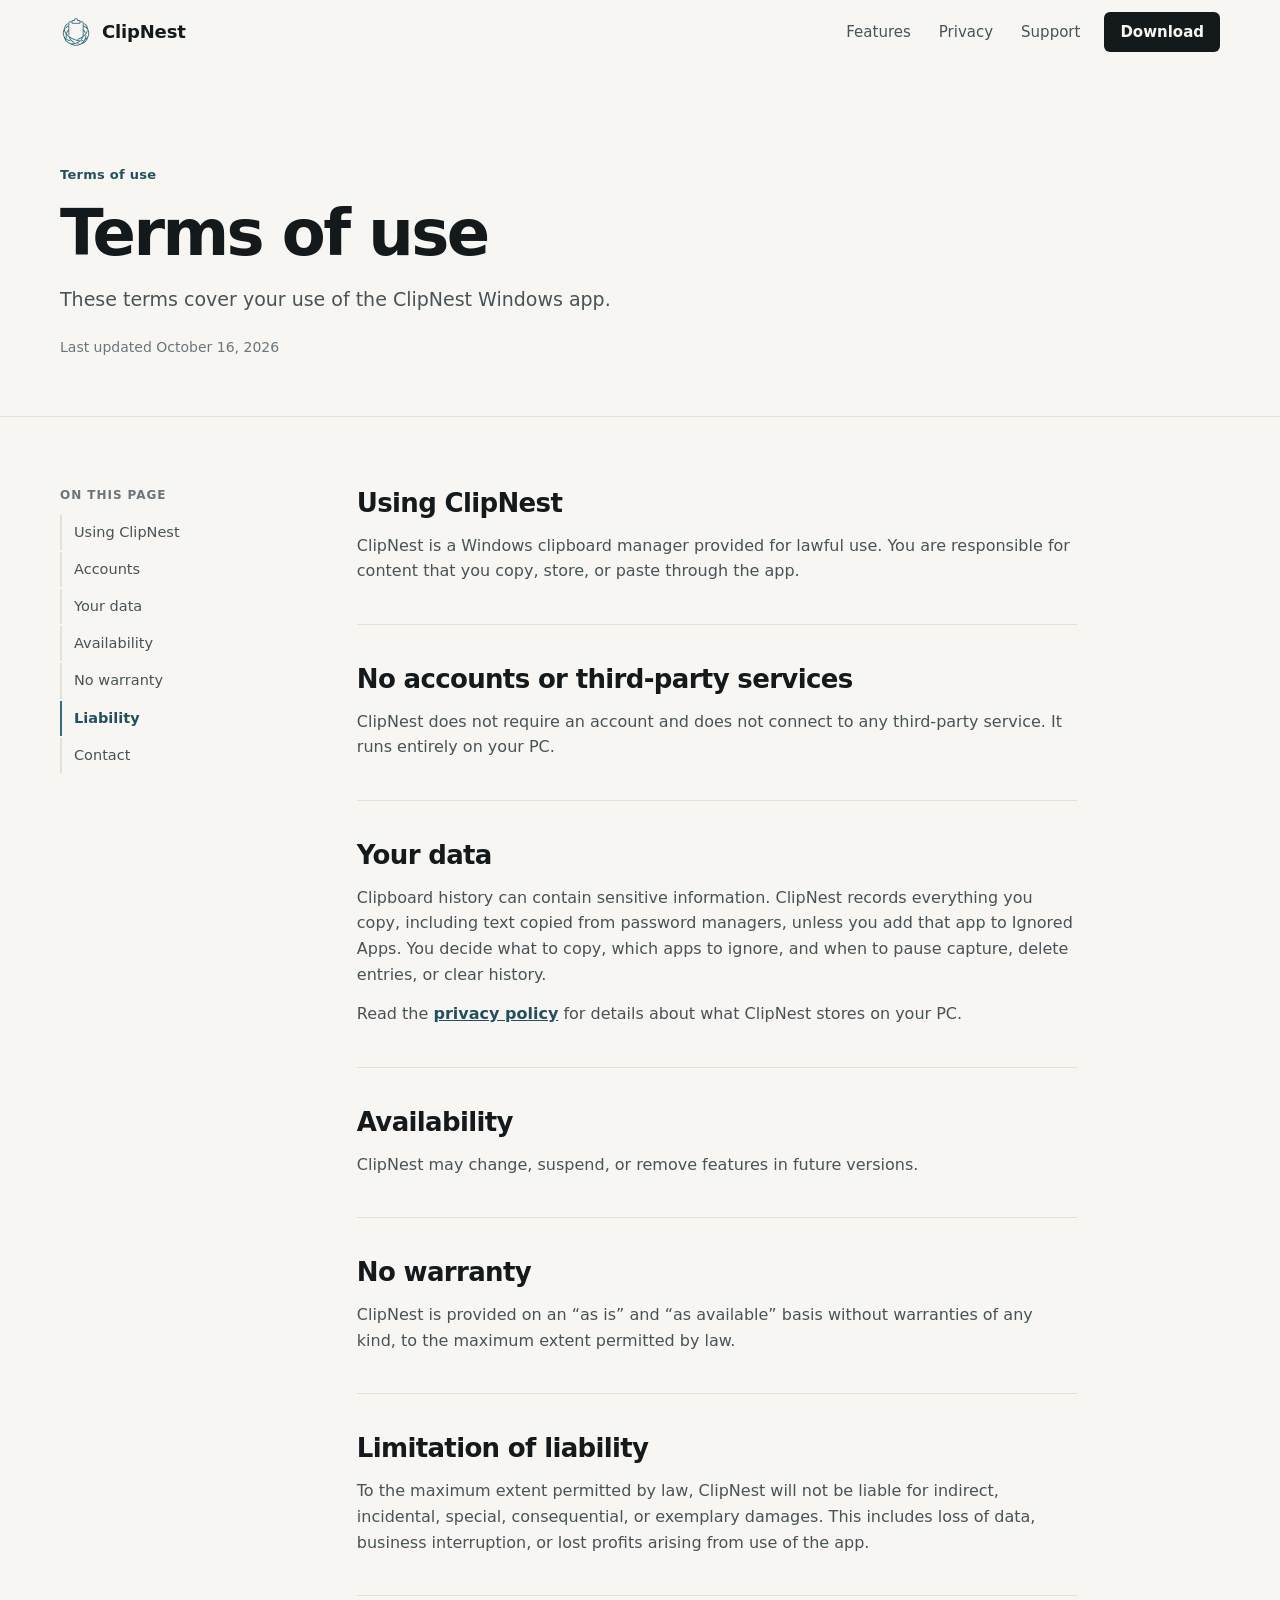
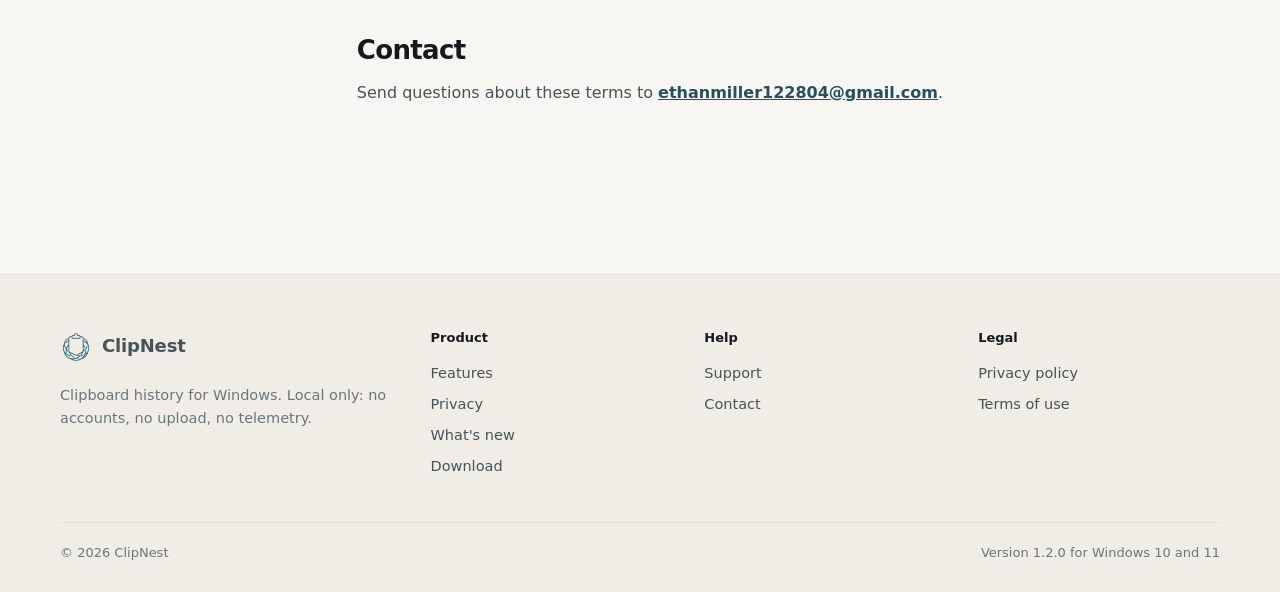
<file: terms.html>
<!doctype html>
<html lang="en" class="no-js">
<head>
    <meta charset="utf-8">
    <meta name="viewport" content="width=device-width, initial-scale=1">
    <title>Terms of use | ClipNest</title>
    <meta name="description" content="Terms of use for the ClipNest clipboard manager for Windows.">
    <meta name="color-scheme" content="light dark">
    <meta name="theme-color" content="#f7f6f2" media="(prefers-color-scheme: light)">
    <meta name="theme-color" content="#0d1113" media="(prefers-color-scheme: dark)">
    <link rel="icon" type="image/png" href="assets/favicon-64.png">
    <link rel="stylesheet" href="styles.css">
    <script src="script.js" defer></script>
</head>
<body>
    <svg xmlns="http://www.w3.org/2000/svg" style="display:none"><symbol id="i-download" viewBox="0 0 24 24"><path d="M12 4v11m0 0 4.5-4.5M12 15l-4.5-4.5M5 19.5h14"/></symbol><symbol id="i-search" viewBox="0 0 24 24"><circle cx="11" cy="11" r="6.5"/><path d="m16 16 4 4"/></symbol><symbol id="i-pin" viewBox="0 0 24 24"><path d="m14 4 6 6-3 1-4 4-1 5-3-3-4 4-1-1 4-4-3-3 5-1 4-4z"/></symbol><symbol id="i-trash" viewBox="0 0 24 24"><path d="M5 7h14M10 7V5h4v2M7 7l1 12h8l1-12"/></symbol><symbol id="i-settings" viewBox="0 0 24 24"><circle cx="12" cy="12" r="3"/><path d="M12 2.8v2.6M12 18.6v2.6M2.8 12h2.6M18.6 12h2.6M5.5 5.5l1.8 1.8M16.7 16.7l1.8 1.8M5.5 18.5l1.8-1.8M16.7 7.3l1.8-1.8"/></symbol><symbol id="i-min" viewBox="0 0 24 24"><path d="M7 12h10"/></symbol><symbol id="i-max" viewBox="0 0 24 24"><rect x="7" y="7" width="10" height="10" rx="1"/></symbol><symbol id="i-x" viewBox="0 0 24 24"><path d="M7 7l10 10M17 7 7 17"/></symbol><symbol id="i-check" viewBox="0 0 24 24"><path d="M5 12.5l4.5 4.5L19 7"/></symbol><symbol id="i-plus" viewBox="0 0 24 24"><path d="M12 5v14M5 12h14"/></symbol><symbol id="i-file" viewBox="0 0 24 24"><path d="M7 3h7l5 5v13H7z"/><path d="M14 3v5h5"/></symbol><symbol id="i-image" viewBox="0 0 24 24"><rect x="3" y="4" width="18" height="16" rx="2"/><circle cx="9" cy="10" r="2"/><path d="m5 18 5-5 3 3 2-2 4 4"/></symbol><symbol id="i-text" viewBox="0 0 24 24"><path d="M5 6h14M12 6v13M9 19h6"/></symbol><symbol id="i-rich" viewBox="0 0 24 24"><path d="M7 5h5.5a3.5 3.5 0 0 1 0 7H7zM7 12h6.5a3.5 3.5 0 0 1 0 7H7z"/></symbol><symbol id="i-tag" viewBox="0 0 24 24"><path d="M3.5 12.5V4.5a1 1 0 0 1 1-1h8l8.5 8.5-9 9z"/><circle cx="8" cy="8" r="1.3"/></symbol><symbol id="i-sparkle" viewBox="0 0 24 24"><path d="M12 3.5l1.8 5.2 5.2 1.8-5.2 1.8-1.8 5.2-1.8-5.2-5.2-1.8 5.2-1.8zM18.5 15.5l.8 2.2 2.2.8-2.2.8-.8 2.2-.8-2.2-2.2-.8 2.2-.8z"/></symbol><symbol id="i-tray" viewBox="0 0 24 24"><rect x="3" y="4" width="18" height="16" rx="2"/><path d="M3 15h5l1.5 2h5L16 15h5"/></symbol><symbol id="i-alert" viewBox="0 0 24 24"><path d="M12 3.5 2.5 20h19z"/><path d="M12 10v4.5M12 17.2v.1"/></symbol><symbol id="i-copy" viewBox="0 0 24 24"><rect x="8.5" y="8.5" width="11.5" height="11.5" rx="2"/><path d="M15.5 8.5V5a1 1 0 0 0-1-1H5a1 1 0 0 0-1 1v9.5a1 1 0 0 0 1 1h3.5"/></symbol><symbol id="i-mail" viewBox="0 0 24 24"><rect x="3" y="5" width="18" height="14" rx="2"/><path d="m3.5 7 8.5 6 8.5-6"/></symbol><symbol id="i-arrow" viewBox="0 0 24 24"><path d="M5 12h14M13 6l6 6-6 6"/></symbol><symbol id="i-lock" viewBox="0 0 24 24"><rect x="5" y="10.5" width="14" height="10" rx="2"/><path d="M8 10.5V8a4 4 0 0 1 8 0v2.5"/></symbol><symbol id="i-monitor" viewBox="0 0 24 24"><rect x="3" y="4" width="18" height="12" rx="2"/><path d="M9 20h6M12 16v4"/></symbol><symbol id="i-keyboard" viewBox="0 0 24 24"><rect x="2.5" y="6" width="19" height="12" rx="2"/><path d="M6.5 10h.01M10 10h.01M14 10h.01M17.5 10h.01M7.5 14h9"/></symbol></svg>
    <a class="skip-link" href="#main">Skip to content</a>

    <header class="site-header">
        <div class="wrap header-inner">
            <a class="wordmark" href="index.html" aria-label="ClipNest home"><img src="assets/clipnest-logo.png" alt="" width="32" height="32"><span>ClipNest</span></a>
            <button class="menu-button" type="button" aria-expanded="false" aria-controls="site-nav"><span class="sr-only">Open menu</span><span class="bars" aria-hidden="true"><span></span><span></span><span></span></span></button>
            <nav class="site-nav" id="site-nav" aria-label="Main">
                <a href="index.html#features">Features</a>
                <a href="privacy.html">Privacy</a>
                <a href="support.html">Support</a>
                <a class="nav-download" href="index.html#download">Download</a>
            </nav>
        </div>
    </header>

    <main id="main">
        <section class="page-hero">
            <div class="wrap">
                <p class="eyebrow">Terms of use</p>
                <h1>Terms of use</h1>
                <p class="lede">These terms cover your use of the ClipNest Windows app.</p>
                <span class="page-date">Last updated October 16, 2026</span>
            </div>
        </section>

        <section class="doc">
            <div class="wrap doc-layout">
                <nav class="toc" aria-label="On this page"><h2>On this page</h2><a href="#use">Using ClipNest</a><a href="#accounts">Accounts</a><a href="#data">Your data</a><a href="#availability">Availability</a><a href="#warranty">No warranty</a><a href="#liability">Liability</a><a href="#contact">Contact</a></nav>
                <div class="doc-body">
                    <section id="use"><h2>Using ClipNest</h2><p>ClipNest is a Windows clipboard manager provided for lawful use. You are responsible for content that you copy, store, or paste through the app.</p></section>
                    <section id="accounts"><h2>No accounts or third-party services</h2><p>ClipNest does not require an account and does not connect to any third-party service. It runs entirely on your PC.</p></section>
                    <section id="data"><h2>Your data</h2><p>Clipboard history can contain sensitive information. ClipNest records everything you copy, including text copied from password managers, unless you add that app to Ignored Apps. You decide what to copy, which apps to ignore, and when to pause capture, delete entries, or clear history.</p><p>Read the <a href="privacy.html">privacy policy</a> for details about what ClipNest stores on your PC.</p></section>
                    <section id="availability"><h2>Availability</h2><p>ClipNest may change, suspend, or remove features in future versions.</p></section>
                    <section id="warranty"><h2>No warranty</h2><p>ClipNest is provided on an &ldquo;as is&rdquo; and &ldquo;as available&rdquo; basis without warranties of any kind, to the maximum extent permitted by law.</p></section>
                    <section id="liability"><h2>Limitation of liability</h2><p>To the maximum extent permitted by law, ClipNest will not be liable for indirect, incidental, special, consequential, or exemplary damages. This includes loss of data, business interruption, or lost profits arising from use of the app.</p></section>
                    <section id="contact"><h2>Contact</h2><p>Send questions about these terms to <a href="mailto:ethanmiller122804@gmail.com">ethanmiller122804@gmail.com</a>.</p></section>

                </div>
            </div>
        </section>
    </main>

    <footer class="site-footer">
        <div class="wrap footer-main">
            <div class="footer-brand">
                <a class="wordmark" href="index.html"><img src="assets/clipnest-logo.png" alt="" width="32" height="32"><span>ClipNest</span></a>
                <p>Clipboard history for Windows. Local only: no accounts, no upload, no telemetry.</p>
            </div>
            <div class="footer-col"><h2>Product</h2><a href="index.html#features">Features</a><a href="index.html#privacy">Privacy</a><a href="index.html#whats-new">What's new</a><a href="index.html#download">Download</a></div>
            <div class="footer-col"><h2>Help</h2><a href="support.html">Support</a><a href="mailto:ethanmiller122804@gmail.com">Contact</a></div>
            <div class="footer-col"><h2>Legal</h2><a href="privacy.html">Privacy policy</a><a href="terms.html">Terms of use</a></div>
        </div>
        <div class="wrap footer-bottom"><span>&copy; 2026 ClipNest</span><span>Version 1.2.0 for Windows 10 and 11</span></div>
    </footer>
</body>
</html>
</file>
<file: styles.css>
/* ClipNest site styles. No external fonts or requests: the page uses the
   system's own UI typefaces (Segoe UI Variable on Windows). */

:root {
    color-scheme: light dark;

    --bg: #f7f6f2;
    --bg-elev: #ffffff;
    --bg-sunk: #efede6;
    --ink: #14191b;
    --ink-2: #485357;
    --ink-3: #6b767a;
    --line: #e3e0d8;
    --line-strong: #cdc9be;

    --brand: #366f80;
    --brand-strong: #2a5866;
    --brand-ink: #24505d;
    --brand-soft: #e2edef;
    --brand-glow: rgba(54, 111, 128, 0.18);

    --warn-bg: #fbf4e6;
    --warn-line: #ead2a2;
    --warn-ink: #6a4a10;
    --warn-mark: #b7791f;

    --band-bg: #14191b;
    --band-ink: #eef2f3;
    --band-ink-2: #a9b5b9;
    --band-line: #2a3539;
    --band-panel: #1b2326;

    --win-bg: #f3f3f3;
    --win-card: #ffffff;
    --win-card-hover: #fafafa;
    --win-line: #e5e5e5;
    --win-ink: #1b1b1b;
    --win-ink-2: #5d5d5d;
    --win-ink-3: #8a8a8a;
    --win-field: #ffffff;
    --win-accent: #005fb8;

    --key-bg: #ffffff;
    --key-line: #cfcbc1;
    --key-shadow: #bdb8ac;

    --shadow-sm: 0 1px 2px rgba(20, 25, 27, 0.06), 0 1px 1px rgba(20, 25, 27, 0.04);
    --shadow-md: 0 8px 24px -8px rgba(20, 25, 27, 0.16), 0 2px 6px rgba(20, 25, 27, 0.05);
    --shadow-lg: 0 40px 80px -24px rgba(20, 40, 48, 0.32), 0 12px 28px -12px rgba(20, 40, 48, 0.18);

    --font: "Segoe UI Variable Text", "Segoe UI", system-ui, -apple-system, "Helvetica Neue", Arial, sans-serif;
    --font-display: "Segoe UI Variable Display", "Segoe UI", system-ui, -apple-system, "Helvetica Neue", Arial, sans-serif;
    --mono: "Cascadia Code", "Cascadia Mono", Consolas, ui-monospace, "SF Mono", Menlo, monospace;

    --wrap: 1160px;
    --gutter: clamp(16px, 4vw, 32px);
    --radius-sm: 6px;
    --radius: 10px;
    --radius-lg: 16px;
    --section: clamp(72px, 10vw, 128px);
    --header-h: 64px;
}

@media (prefers-color-scheme: dark) {
    :root {
        --bg: #0d1113;
        --bg-elev: #151b1e;
        --bg-sunk: #0a0d0f;
        --ink: #edf1f2;
        --ink-2: #b2bcbf;
        --ink-3: #87939a;
        --line: #222c30;
        --line-strong: #334047;

        --brand: #6db1c4;
        --brand-strong: #8cc6d6;
        --brand-ink: #93cddd;
        --brand-soft: #142b33;
        --brand-glow: rgba(109, 177, 196, 0.16);

        --warn-bg: #221b0f;
        --warn-line: #4a3a1a;
        --warn-ink: #ecd3a0;
        --warn-mark: #e0a84a;

        --band-bg: #080b0c;
        --band-ink: #edf1f2;
        --band-ink-2: #a2aeb2;
        --band-line: #1f292d;
        --band-panel: #11171a;

        --win-bg: #202020;
        --win-card: #2b2b2b;
        --win-card-hover: #323232;
        --win-line: #3a3a3a;
        --win-ink: #ffffff;
        --win-ink-2: #c5c5c5;
        --win-ink-3: #9a9a9a;
        --win-field: #2d2d2d;
        --win-accent: #60cdff;

        --key-bg: #1c2427;
        --key-line: #364349;
        --key-shadow: #05080a;

        --shadow-sm: 0 1px 2px rgba(0, 0, 0, 0.4);
        --shadow-md: 0 8px 24px -8px rgba(0, 0, 0, 0.6);
        --shadow-lg: 0 40px 80px -24px rgba(0, 0, 0, 0.75), 0 12px 28px -12px rgba(0, 0, 0, 0.5);
    }
}

/* ---------- Base ---------- */

*, *::before, *::after { box-sizing: border-box; }

html {
    -webkit-text-size-adjust: 100%;
    scroll-behavior: smooth;
    scroll-padding-top: calc(var(--header-h) + 16px);
}

body {
    margin: 0;
    background: var(--bg);
    color: var(--ink);
    font-family: var(--font);
    font-size: 16px;
    line-height: 1.6;
    -webkit-font-smoothing: antialiased;
    text-rendering: optimizeLegibility;
    overflow-x: hidden;
}

img, svg { display: block; max-width: 100%; }
a { color: inherit; }
button, input { font: inherit; color: inherit; }
code, kbd, .mono { font-family: var(--mono); font-size: 0.92em; }

h1, h2, h3, h4 {
    margin: 0;
    font-family: var(--font-display);
    font-weight: 650;
    letter-spacing: -0.02em;
    line-height: 1.15;
    text-wrap: balance;
}

p { margin: 0; text-wrap: pretty; }

::selection { background: var(--brand-glow); }

:focus-visible {
    outline: 2px solid var(--brand);
    outline-offset: 3px;
    border-radius: 4px;
}

.icon { width: 20px; height: 20px; flex: none; fill: none; stroke: currentColor; stroke-width: 1.7; stroke-linecap: round; stroke-linejoin: round; }

.wrap { width: min(100% - 2 * var(--gutter), var(--wrap)); margin-inline: auto; }

.sr-only {
    position: absolute; width: 1px; height: 1px; padding: 0; margin: -1px;
    overflow: hidden; clip: rect(0, 0, 0, 0); white-space: nowrap; border: 0;
}

.skip-link {
    position: absolute; left: 16px; top: -48px; z-index: 100;
    padding: 10px 14px; border-radius: var(--radius-sm);
    background: var(--ink); color: var(--bg); font-weight: 600; text-decoration: none;
}
.skip-link:focus { top: 12px; }

.eyebrow {
    display: inline-flex; align-items: center; gap: 8px;
    color: var(--brand-ink);
    font-size: 13px; font-weight: 600; letter-spacing: 0.02em;
}

.lede { color: var(--ink-2); font-size: clamp(17px, 1.6vw, 19px); line-height: 1.6; }

/* ---------- Buttons and links ---------- */

.button {
    display: inline-flex; align-items: center; justify-content: center; gap: 10px;
    min-height: 48px; padding: 0 22px;
    border: 1px solid transparent; border-radius: var(--radius);
    font-weight: 600; font-size: 15px; text-decoration: none; white-space: nowrap;
    cursor: pointer;
    transition: background-color .15s ease, border-color .15s ease, transform .15s ease, box-shadow .15s ease;
}
.button:active { transform: translateY(1px); }
.button-primary {
    background: var(--brand); color: #fff;
    box-shadow: 0 1px 0 rgba(255, 255, 255, 0.18) inset, 0 6px 16px -6px var(--brand);
}
.button-primary:hover { background: var(--brand-strong); }
@media (prefers-color-scheme: dark) {
    .button-primary { color: #0b1a1f; }
}
.button-ghost { border-color: var(--line-strong); background: var(--bg-elev); color: var(--ink); }
.button-ghost:hover { border-color: var(--ink-3); }
.button small { font-weight: 500; opacity: .75; }

.text-link {
    display: inline-flex; align-items: center; gap: 6px;
    color: var(--brand-ink); font-weight: 600; text-decoration: none;
}
.text-link:hover { text-decoration: underline; text-underline-offset: 4px; }

/* ---------- Keycaps ---------- */

kbd, .key {
    display: inline-flex; align-items: center; justify-content: center;
    min-width: 1.9em; padding: 0.12em 0.5em 0.18em;
    border: 1px solid var(--key-line); border-radius: 6px;
    background: var(--key-bg); color: var(--ink);
    box-shadow: 0 2px 0 var(--key-shadow);
    font-family: var(--font); font-size: 0.86em; font-weight: 600; line-height: 1.3;
    white-space: nowrap; vertical-align: 0.08em;
}
.keys { display: inline-flex; align-items: center; gap: 0.3em; white-space: nowrap; }
.keys > span { color: var(--ink-3); font-weight: 500; }

/* ---------- Header ---------- */

.site-header {
    position: sticky; top: 0; z-index: 50;
    border-bottom: 1px solid transparent;
    background: color-mix(in srgb, var(--bg) 82%, transparent);
    backdrop-filter: saturate(1.4) blur(14px);
    -webkit-backdrop-filter: saturate(1.4) blur(14px);
    transition: border-color .2s ease;
}
.site-header.is-scrolled { border-bottom-color: var(--line); }
.header-inner { display: flex; align-items: center; justify-content: space-between; gap: 24px; height: var(--header-h); }

.wordmark { display: inline-flex; align-items: center; gap: 10px; text-decoration: none; font-family: var(--font-display); font-weight: 700; font-size: 18px; letter-spacing: -0.01em; }
.wordmark img { width: 32px; height: 32px; }
@media (prefers-color-scheme: dark) {
    .wordmark img, .logo-tile img { filter: brightness(1.55) saturate(0.9); }
}

.site-nav { display: flex; align-items: center; gap: 4px; }
.site-nav a {
    padding: 8px 12px; border-radius: var(--radius-sm);
    color: var(--ink-2); font-size: 15px; font-weight: 500; text-decoration: none;
}
.site-nav a:hover { color: var(--ink); background: var(--bg-sunk); }
.site-nav a[aria-current="page"] { color: var(--ink); }
.site-nav .nav-download {
    margin-left: 8px; padding: 8px 16px;
    background: var(--ink); color: var(--bg); font-weight: 600;
}
.site-nav .nav-download:hover { background: var(--brand); color: #fff; }

.menu-button {
    display: none; place-items: center; width: 44px; height: 44px; margin-right: -10px;
    border: 0; border-radius: var(--radius-sm); background: transparent; cursor: pointer;
}
.menu-button .bars { position: relative; width: 20px; height: 14px; }
.menu-button .bars span {
    position: absolute; left: 0; width: 100%; height: 2px; border-radius: 2px; background: var(--ink);
    transition: transform .2s ease, opacity .2s ease, top .2s ease;
}
.menu-button .bars span:nth-child(1) { top: 0; }
.menu-button .bars span:nth-child(2) { top: 6px; }
.menu-button .bars span:nth-child(3) { top: 12px; }
.menu-button[aria-expanded="true"] .bars span:nth-child(1) { top: 6px; transform: rotate(45deg); }
.menu-button[aria-expanded="true"] .bars span:nth-child(2) { opacity: 0; }
.menu-button[aria-expanded="true"] .bars span:nth-child(3) { top: 6px; transform: rotate(-45deg); }

/* ---------- Hero ---------- */

.hero { position: relative; padding: clamp(40px, 7vw, 96px) 0 clamp(64px, 8vw, 112px); overflow: hidden; }
.hero::before {
    content: ""; position: absolute; inset: -20% -10% auto auto; z-index: -1;
    width: min(900px, 90vw); aspect-ratio: 1;
    background: radial-gradient(closest-side, color-mix(in srgb, var(--brand) 14%, transparent), transparent 72%);
    pointer-events: none;
}
.hero-grid { display: grid; grid-template-columns: minmax(0, 1fr) minmax(0, 1.05fr); gap: clamp(40px, 6vw, 88px); align-items: center; }

.release-pill {
    display: inline-flex; align-items: center; gap: 10px;
    padding: 5px 12px 5px 6px; margin-bottom: 26px;
    border: 1px solid var(--line); border-radius: 999px; background: var(--bg-elev);
    color: var(--ink-2); font-size: 13px; font-weight: 500; text-decoration: none;
    box-shadow: var(--shadow-sm);
}
.release-pill b { padding: 2px 9px; border-radius: 999px; background: var(--brand-soft); color: var(--brand-ink); font-weight: 650; }
.release-pill:hover { border-color: var(--line-strong); color: var(--ink); }

.hero h1 { font-size: clamp(44px, 6.4vw, 78px); line-height: 0.98; letter-spacing: -0.045em; font-weight: 700; }
.hero h1 em { font-style: normal; color: var(--brand); }
.hero .lede { max-width: 33em; margin-top: 24px; }
.hero-actions { display: flex; flex-wrap: wrap; align-items: center; gap: 14px 22px; margin-top: 34px; }

.hero-facts { display: flex; flex-wrap: wrap; gap: 8px 20px; margin: 30px 0 0; padding: 0; list-style: none; color: var(--ink-3); font-size: 14px; }
.hero-facts li { display: inline-flex; align-items: center; gap: 7px; }
.hero-facts .icon { width: 16px; height: 16px; color: var(--brand); stroke-width: 2.2; }

/* ---------- App mock ---------- */

.stage { position: relative; display: grid; justify-items: center; gap: 18px; }

.app-window {
    width: 100%; max-width: 520px;
    border: 1px solid var(--win-line); border-radius: 12px;
    background: var(--win-bg); color: var(--win-ink);
    font-family: "Segoe UI Variable Text", "Segoe UI", system-ui, sans-serif; font-size: 14px; line-height: 1.45;
    box-shadow: var(--shadow-lg);
    overflow: hidden;
    transform-origin: 50% 100%;
    transition: opacity .22s ease, transform .28s cubic-bezier(.2, .8, .2, 1);
}
.app-window.is-closed { opacity: 0; transform: translateY(18px) scale(.97); pointer-events: none; visibility: hidden; transition: opacity .18s ease, transform .2s ease, visibility 0s .2s; }

.app-titlebar { display: flex; align-items: center; justify-content: space-between; gap: 12px; padding: 14px 16px 6px; }
.app-title { display: flex; align-items: center; gap: 10px; font-size: 18px; font-weight: 600; }
.app-title img { width: 22px; height: 22px; }
@media (prefers-color-scheme: dark) { .app-title img { filter: brightness(1.7) saturate(.8); } }
.app-caption { display: flex; gap: 2px; color: var(--win-ink-2); }
.app-caption span { display: grid; place-items: center; width: 34px; height: 28px; border-radius: 4px; }
.app-caption .icon { width: 16px; height: 16px; stroke-width: 1.5; }

.app-toolbar { display: grid; grid-template-columns: minmax(0, 1fr) auto auto; align-items: center; gap: 8px; padding: 8px 16px 10px; }
.app-search {
    display: flex; align-items: center; gap: 8px; min-width: 0; height: 34px; padding: 0 10px;
    border: 1px solid var(--win-line); border-bottom-color: var(--win-ink-3); border-radius: 5px;
    background: var(--win-field);
}
.app-search:focus-within { border-bottom: 2px solid var(--win-accent); }
.app-search .icon { width: 16px; height: 16px; color: var(--win-ink-2); }
.app-search input { width: 100%; min-width: 0; border: 0; outline: 0; background: transparent; font-size: 14px; color: var(--win-ink); }
.app-search input::placeholder { color: var(--win-ink-3); }
.app-search input::-webkit-search-cancel-button { display: none; }
.app-mem { color: var(--win-ink-2); font-size: 12.5px; white-space: nowrap; }
.app-btn { padding: 5px 12px; border: 1px solid var(--win-line); border-radius: 5px; background: var(--win-card); font-size: 13px; }

.app-chips { display: flex; gap: 6px; padding: 0 16px 10px; overflow-x: auto; scrollbar-width: none; }
.app-chips::-webkit-scrollbar { display: none; }
.app-chips button {
    flex: none; padding: 4px 11px; border: 1px solid var(--win-line); border-radius: 999px;
    background: transparent; color: var(--win-ink-2); font-size: 12.5px; cursor: pointer;
}
.app-chips button:hover { background: var(--win-card); color: var(--win-ink); }
.app-chips button[aria-pressed="true"] { border-color: var(--win-accent); background: var(--win-accent); color: #fff; }
@media (prefers-color-scheme: dark) { .app-chips button[aria-pressed="true"] { color: #002233; } }

.app-list { display: grid; gap: 6px; height: 392px; margin: 0; padding: 0 10px 10px; list-style: none; overflow-y: auto; align-content: start; scrollbar-width: thin; }
.app-item {
    display: grid; grid-template-columns: minmax(0, 1fr) auto; gap: 8px;
    padding: 10px 6px 9px 12px;
    border: 1px solid var(--win-line); border-radius: 6px; background: var(--win-card);
    animation: item-in .3s ease both;
}
.app-item:hover { background: var(--win-card-hover); }
.app-item[hidden] { display: none; }
.app-item p { color: var(--win-ink); overflow: hidden; display: -webkit-box; -webkit-line-clamp: 2; -webkit-box-orient: vertical; }
.app-item .code { font-family: var(--mono); font-size: 12.5px; }
.app-item .rich strong { display: block; font-weight: 600; }
.app-item .rich span { color: var(--win-ink-2); }
.app-item .files { display: flex; flex-wrap: wrap; gap: 4px 10px; color: var(--win-ink); }
.app-item .files span { display: inline-flex; align-items: center; gap: 5px; }
.app-item .files .icon { width: 15px; height: 15px; color: var(--win-ink-2); }
.thumb {
    width: 148px; aspect-ratio: 16 / 9; border-radius: 4px; overflow: hidden;
    background:
        radial-gradient(circle at 74% 30%, #ffd58a 0 9%, transparent 10%),
        linear-gradient(170deg, transparent 52%, #2e5b68 53%),
        linear-gradient(160deg, transparent 60%, #1d3e48 61%),
        linear-gradient(180deg, #9fd1df, #e9d6c0);
}
.app-meta { display: flex; flex-wrap: wrap; align-items: center; gap: 4px 7px; margin-top: 6px; font-size: 11px; color: var(--win-ink-3); }
.badge { padding: 0 5px; border-radius: 3px; background: rgba(0, 122, 204, .2); color: var(--win-ink); }
.badge-tag { background: rgba(64, 176, 96, .2); }
.app-actions { display: flex; flex-direction: column; gap: 2px; color: var(--win-ink-2); }
.app-actions span { display: grid; place-items: center; width: 30px; height: 28px; border-radius: 4px; }
.app-actions .icon { width: 16px; height: 16px; stroke-width: 1.6; }
.app-actions .pinned { color: var(--win-accent); }
.app-actions .pinned .icon { fill: currentColor; }
.app-empty { padding: 48px 16px; color: var(--win-ink-2); text-align: center; }

@keyframes item-in { from { opacity: 0; transform: translateY(4px); } }

.stage-hint { display: flex; align-items: center; gap: 10px; color: var(--ink-3); font-size: 14px; text-align: center; }
.stage-hint button { all: unset; cursor: pointer; display: inline-flex; border-radius: 8px; }
.stage-hint button:focus-visible { outline: 2px solid var(--brand); outline-offset: 3px; }
.stage-hint kbd { transition: transform .08s ease, box-shadow .08s ease, background-color .08s ease, color .08s ease; }
.stage-hint kbd.is-down { transform: translateY(2px); box-shadow: 0 0 0 var(--key-shadow); background: var(--brand); border-color: var(--brand); color: #fff; }

.stage-summon {
    position: absolute; inset: 0 0 auto; height: calc(100% - 48px);
    display: grid; place-items: center; align-content: center; gap: 14px;
    border: 1.5px dashed var(--line-strong); border-radius: 14px;
    color: var(--ink-3); font-size: 15px; text-align: center;
    opacity: 0; pointer-events: none; transition: opacity .2s ease .1s;
}
.stage.is-closed .stage-summon { opacity: 1; }

/* ---------- Shortcut band ---------- */

.shortcut-band { border-block: 1px solid var(--line); background: var(--bg-elev); }
.shortcut-inner { display: grid; grid-template-columns: auto minmax(0, 1fr); gap: clamp(24px, 5vw, 64px); align-items: center; padding-block: clamp(36px, 5vw, 52px); }
.shortcut-keys { display: flex; align-items: center; gap: 12px; font-size: clamp(22px, 3vw, 30px); }
.shortcut-keys kbd { min-width: 2.3em; padding: 0.3em 0.6em 0.38em; border-radius: 10px; box-shadow: 0 4px 0 var(--key-shadow); font-size: 1em; }
.shortcut-keys > span { color: var(--ink-3); font-size: 0.8em; }
.shortcut-copy h2 { font-size: clamp(22px, 2.4vw, 28px); }
.shortcut-copy p { margin-top: 8px; color: var(--ink-2); max-width: 44em; }
.shortcut-copy kbd { font-size: 0.8em; }

/* ---------- Sections ---------- */

.section { padding-block: var(--section); }
.section-head { max-width: 640px; margin-bottom: clamp(36px, 5vw, 56px); }
.section-head.center { margin-inline: auto; text-align: center; }
.section-head h2 { margin-top: 12px; font-size: clamp(32px, 4.2vw, 50px); letter-spacing: -0.035em; line-height: 1.04; }
.section-head p { margin-top: 18px; color: var(--ink-2); font-size: 18px; }

/* Features */

.feature-grid { display: grid; grid-template-columns: repeat(6, minmax(0, 1fr)); gap: 16px; }
.feature {
    display: flex; flex-direction: column; gap: 10px; grid-column: span 2;
    padding: 28px; border: 1px solid var(--line); border-radius: var(--radius-lg);
    background: var(--bg-elev); box-shadow: var(--shadow-sm);
}
.feature.wide { grid-column: span 3; }
.feature-icon { display: grid; place-items: center; width: 40px; height: 40px; margin-bottom: 8px; border-radius: 10px; background: var(--brand-soft); color: var(--brand-ink); }
.feature h3 { font-size: 20px; }
.feature p { color: var(--ink-2); font-size: 15.5px; }
.feature-demo { margin-top: auto; padding-top: 18px; }

.chip-row { display: flex; flex-wrap: wrap; gap: 6px; }
.chip { padding: 3px 10px; border: 1px solid var(--line); border-radius: 999px; background: var(--bg); color: var(--ink-2); font-size: 12.5px; font-weight: 500; }
.chip.on { border-color: var(--brand); background: var(--brand); color: #fff; }
@media (prefers-color-scheme: dark) { .chip.on { color: #0b1a1f; } }
.chip.tag-work { background: color-mix(in srgb, #40b060 16%, var(--bg)); border-color: transparent; color: var(--ink); }

.menu-demo { display: grid; gap: 1px; max-width: 260px; padding: 5px; border: 1px solid var(--line); border-radius: 8px; background: var(--bg); box-shadow: var(--shadow-md); font-size: 13.5px; }
.menu-demo span { display: flex; justify-content: space-between; gap: 16px; padding: 6px 10px; border-radius: 4px; color: var(--ink-2); }
.menu-demo span.hot { background: var(--bg-sunk); color: var(--ink); }
.menu-demo em { color: var(--ink-3); font-size: 12px; font-style: normal; }
.menu-demo hr { height: 1px; margin: 4px 6px; border: 0; background: var(--line); }

.checker {
    display: grid; place-items: center; height: 108px; border-radius: 10px;
    background-color: var(--bg);
    background-image: linear-gradient(45deg, var(--bg-sunk) 25%, transparent 25%), linear-gradient(-45deg, var(--bg-sunk) 25%, transparent 25%), linear-gradient(45deg, transparent 75%, var(--bg-sunk) 75%), linear-gradient(-45deg, transparent 75%, var(--bg-sunk) 75%);
    background-size: 16px 16px; background-position: 0 0, 0 8px, 8px -8px, -8px 0;
    border: 1px solid var(--line);
}
.checker svg { width: 64px; height: 64px; }

/* Privacy band */

.privacy-band { background: var(--band-bg); color: var(--band-ink); }
.privacy-band .eyebrow { color: #8cc6d6; }
.privacy-band .section-head p { color: var(--band-ink-2); }
.privacy-grid { display: grid; grid-template-columns: minmax(0, 1fr) minmax(0, 1fr); gap: 16px; }
.panel { min-width: 0; padding: clamp(24px, 3.4vw, 36px); border: 1px solid var(--band-line); border-radius: var(--radius-lg); background: var(--band-panel); }
.panel h3 { font-size: 20px; }
.panel > p { margin-top: 8px; color: var(--band-ink-2); }

.never-list { display: grid; gap: 0; margin: 20px 0 0; padding: 0; list-style: none; }
.never-list li { display: grid; grid-template-columns: auto minmax(0, 1fr); gap: 14px; align-items: start; padding: 14px 0; border-top: 1px solid var(--band-line); }
.never-list li:first-child { border-top: 0; padding-top: 4px; }
.never-list .x { display: grid; place-items: center; width: 26px; height: 26px; margin-top: 1px; border-radius: 50%; background: rgba(230, 110, 100, .14); color: #f08f84; }
.never-list .x .icon { width: 14px; height: 14px; stroke-width: 2.4; }
.never-list strong { display: block; font-weight: 600; }
.never-list span { color: var(--band-ink-2); font-size: 15px; }

.tree { margin: 20px 0 0; padding: 18px 20px; border-radius: var(--radius); background: rgba(0, 0, 0, .28); font-family: var(--mono); font-size: 13.5px; line-height: 1.9; overflow-x: auto; color: var(--band-ink); }
.tree > span { display: block; white-space: pre; }
.tree .dim { color: var(--band-ink-2); }
.tree .root { color: #8cc6d6; }
.panel .fine { margin-top: 16px; color: var(--band-ink-2); font-size: 14px; }

.warn {
    display: grid; grid-template-columns: auto minmax(0, 1fr); gap: 18px; align-items: start;
    padding: clamp(20px, 3vw, 28px); border: 1px solid var(--warn-line); border-radius: var(--radius-lg);
    background: var(--warn-bg); color: var(--warn-ink);
}
.warn-mark { display: grid; place-items: center; width: 40px; height: 40px; border-radius: 10px; background: color-mix(in srgb, var(--warn-mark) 18%, transparent); color: var(--warn-mark); }
.warn h3 { color: var(--ink); font-size: 19px; }
.warn p { margin-top: 6px; }
.warn a { color: inherit; font-weight: 600; }
.privacy-band .warn { grid-column: 1 / -1; margin-top: 0; border-color: #4a3a1a; background: #1f190e; color: #ecd3a0; }
.privacy-band .warn h3 { color: #fff3dc; }
.privacy-band .warn-mark { color: #e0a84a; }

/* What's new */

.release-layout { display: grid; grid-template-columns: minmax(0, 0.8fr) minmax(0, 1.2fr); gap: clamp(32px, 6vw, 80px); align-items: start; }
.release-layout .section-head { position: sticky; top: calc(var(--header-h) + 32px); margin-bottom: 0; }
.version-tag { display: inline-block; margin-top: 18px; padding: 4px 10px; border-radius: 6px; background: var(--brand-soft); color: var(--brand-ink); font-family: var(--mono); font-size: 13px; font-weight: 600; }
.changes { display: grid; gap: 0; margin: 0; padding: 0; list-style: none; border-top: 1px solid var(--line); }
.changes li { display: grid; grid-template-columns: 112px minmax(0, 1fr); gap: 20px; padding: 22px 0; border-bottom: 1px solid var(--line); }
.change-kind { align-self: start; justify-self: start; padding: 2px 9px; border-radius: 999px; background: var(--bg-sunk); color: var(--ink-2); font-size: 12px; font-weight: 600; letter-spacing: .02em; }
.change-kind.new { background: var(--brand-soft); color: var(--brand-ink); }
.change-kind.removed { background: color-mix(in srgb, #d0503f 13%, var(--bg)); color: color-mix(in srgb, #d0503f 70%, var(--ink)); }
.changes h3 { font-size: 17px; font-weight: 600; letter-spacing: -0.01em; }
.changes p { margin-top: 4px; color: var(--ink-2); font-size: 15.5px; }
.changes kbd { font-size: 0.82em; }

/* Specs */

.specs { display: grid; grid-template-columns: repeat(4, minmax(0, 1fr)); border: 1px solid var(--line); border-radius: var(--radius-lg); background: var(--bg-elev); overflow: hidden; }
.spec { padding: 26px; border-left: 1px solid var(--line); }
.spec:first-child { border-left: 0; }
.spec h3 { color: var(--ink-3); font-family: var(--font); font-size: 12px; font-weight: 600; letter-spacing: .08em; text-transform: uppercase; }
.spec ul { display: grid; gap: 8px; margin: 14px 0 0; padding: 0; list-style: none; font-size: 15px; }
.spec li { color: var(--ink-2); }
.spec li strong { color: var(--ink); font-weight: 600; }

/* Download */

.download { padding-bottom: var(--section); }
.download-card {
    position: relative; overflow: hidden;
    display: grid; grid-template-columns: auto minmax(0, 1fr); gap: clamp(24px, 4vw, 48px); align-items: start;
    padding: clamp(28px, 5vw, 56px);
    border: 1px solid var(--line); border-radius: 22px; background: var(--bg-elev); box-shadow: var(--shadow-md);
}
.download-card::after {
    content: ""; position: absolute; right: -120px; bottom: -160px; width: 420px; height: 420px; border-radius: 50%;
    background: radial-gradient(closest-side, var(--brand-glow), transparent); pointer-events: none;
}
.logo-tile { display: grid; place-items: center; width: clamp(96px, 12vw, 136px); aspect-ratio: 1; border-radius: 28px; background: var(--brand-soft); }
.logo-tile img { width: 72%; }
.download-card h2 { font-size: clamp(30px, 4vw, 44px); letter-spacing: -0.035em; }
.download-card .lede { margin-top: 10px; font-size: 17px; }
.download-actions { display: flex; flex-wrap: wrap; align-items: center; gap: 12px 20px; margin-top: 26px; }
.download-actions .fine { color: var(--ink-3); font-size: 14px; }

.hash { position: relative; z-index: 1; display: grid; gap: 8px; margin-top: 26px; padding-top: 22px; border-top: 1px solid var(--line); }
.hash-label { display: flex; flex-wrap: wrap; justify-content: space-between; gap: 6px 16px; color: var(--ink-3); font-size: 13px; }
.hash-label a { color: var(--brand-ink); font-weight: 600; }
.hash-row { display: flex; align-items: stretch; gap: 8px; }
.hash-row code {
    flex: 1; min-width: 0; padding: 10px 12px; border: 1px solid var(--line); border-radius: var(--radius-sm);
    background: var(--bg); color: var(--ink-2); font-size: 12.5px; overflow-wrap: anywhere; line-height: 1.5;
}
.copy-button {
    display: inline-flex; align-items: center; gap: 6px; padding: 0 14px;
    border: 1px solid var(--line-strong); border-radius: var(--radius-sm); background: var(--bg-elev);
    font-size: 13.5px; font-weight: 600; cursor: pointer;
}
.copy-button:hover { border-color: var(--ink-3); }
.copy-button .icon { width: 16px; height: 16px; }
.smartscreen { margin-top: 14px; color: var(--ink-3); font-size: 14px; }
.smartscreen strong { color: var(--ink-2); font-weight: 600; }

/* ---------- Footer ---------- */

.site-footer { border-top: 1px solid var(--line); background: var(--bg-sunk); color: var(--ink-2); font-size: 14.5px; }
.footer-main { display: grid; grid-template-columns: minmax(0, 1.4fr) repeat(3, minmax(0, 1fr)); gap: 32px; padding-block: 56px 40px; }
.footer-brand p { margin-top: 14px; max-width: 26em; color: var(--ink-3); }
.footer-col h2 { margin-bottom: 12px; color: var(--ink); font-family: var(--font); font-size: 13px; font-weight: 600; letter-spacing: 0; }
.footer-col a { display: block; padding: 4px 0; color: var(--ink-2); text-decoration: none; }
.footer-col a:hover { color: var(--ink); }
.footer-bottom { display: flex; flex-wrap: wrap; justify-content: space-between; gap: 8px 24px; padding-block: 20px 28px; border-top: 1px solid var(--line); color: var(--ink-3); font-size: 13px; }

/* ---------- Inner pages ---------- */

.page-hero { padding: clamp(48px, 8vw, 96px) 0 clamp(32px, 5vw, 56px); border-bottom: 1px solid var(--line); }
.page-hero h1 { margin-top: 14px; font-size: clamp(38px, 5.4vw, 64px); letter-spacing: -0.04em; line-height: 1.02; }
.page-hero .lede { max-width: 40em; margin-top: 18px; }
.page-date { display: inline-block; margin-top: 22px; color: var(--ink-3); font-size: 14px; }

.doc { padding-block: clamp(40px, 6vw, 72px) var(--section); }
.doc-layout { display: grid; grid-template-columns: 220px minmax(0, 720px); gap: clamp(32px, 6vw, 88px); }
.toc { position: sticky; top: calc(var(--header-h) + 28px); align-self: start; display: grid; gap: 2px; }
.toc h2 { margin-bottom: 10px; color: var(--ink-3); font-family: var(--font); font-size: 12px; font-weight: 600; letter-spacing: .08em; text-transform: uppercase; }
.toc a { padding: 6px 12px; border-left: 2px solid var(--line); color: var(--ink-2); font-size: 14.5px; text-decoration: none; }
.toc a:hover { color: var(--ink); border-left-color: var(--line-strong); }
.toc a.is-active { color: var(--brand-ink); border-left-color: var(--brand); font-weight: 600; }

.doc-body > section { padding-bottom: 40px; margin-bottom: 40px; border-bottom: 1px solid var(--line); }
.doc-body > section:last-child { border-bottom: 0; margin-bottom: 0; }
.doc-body h2 { font-size: 26px; letter-spacing: -0.025em; }
.doc-body h3 { margin-top: 24px; font-size: 18px; }
.doc-body p, .doc-body ul { margin-top: 14px; color: var(--ink-2); }
.doc-body ul { padding-left: 1.2em; }
.doc-body li { margin-top: 6px; padding-left: 4px; }
.doc-body li::marker { color: var(--ink-3); }
.doc-body code { padding: 1px 6px; border: 1px solid var(--line); border-radius: 5px; background: var(--bg-elev); color: var(--ink); font-size: 0.86em; overflow-wrap: anywhere; }
.doc-body a { color: var(--brand-ink); font-weight: 600; }
.doc-body .warn { margin-top: 18px; }
.doc-body .warn p { margin-top: 6px; color: var(--warn-ink); }

.never-inline { display: grid; grid-template-columns: repeat(2, minmax(0, 1fr)); gap: 10px; margin-top: 18px; padding: 0; list-style: none; }
.never-inline li { display: flex; align-items: center; gap: 10px; margin: 0; padding: 14px 16px; border: 1px solid var(--line); border-radius: var(--radius); background: var(--bg-elev); color: var(--ink); font-weight: 500; }
.never-inline .icon { width: 18px; height: 18px; color: #c4574a; stroke-width: 2.2; }

/* Support */

.support-grid { display: grid; grid-template-columns: minmax(0, 1.2fr) minmax(0, 1fr); gap: 16px; margin-bottom: clamp(56px, 8vw, 96px); }
.card { padding: clamp(24px, 3vw, 32px); border: 1px solid var(--line); border-radius: var(--radius-lg); background: var(--bg-elev); box-shadow: var(--shadow-sm); }
.card h2 { font-size: 22px; }
.card > p { margin-top: 10px; color: var(--ink-2); }
.card-contact { background: linear-gradient(160deg, var(--brand-soft), var(--bg-elev) 70%); }
.contact-email { display: inline-flex; align-items: center; gap: 10px; margin-top: 22px; color: var(--brand-ink); font-size: clamp(16px, 2vw, 19px); font-weight: 650; text-decoration: none; overflow-wrap: anywhere; }
.contact-email:hover { text-decoration: underline; text-underline-offset: 4px; }
.checklist { display: grid; gap: 8px; margin: 18px 0 0; padding: 0; list-style: none; color: var(--ink-2); font-size: 15px; }
.checklist li { display: flex; gap: 10px; align-items: flex-start; }
.checklist .icon { width: 18px; height: 18px; margin-top: 3px; color: var(--brand); stroke-width: 2.2; }
.facts { display: grid; margin: 16px 0 0; }
.facts div { display: flex; justify-content: space-between; gap: 16px; padding: 11px 0; border-top: 1px solid var(--line); font-size: 15px; }
.facts div:first-child { border-top: 0; }
.facts dt { color: var(--ink-3); }
.facts dd { margin: 0; color: var(--ink); font-weight: 600; text-align: right; }

.faq { display: grid; gap: 0; max-width: 820px; border-top: 1px solid var(--line); }
.faq details { border-bottom: 1px solid var(--line); }
.faq summary {
    display: flex; justify-content: space-between; align-items: center; gap: 24px;
    padding: 22px 4px; cursor: pointer; list-style: none;
    font-family: var(--font-display); font-size: 18px; font-weight: 600; letter-spacing: -0.01em;
}
.faq summary::-webkit-details-marker { display: none; }
.faq summary:hover { color: var(--brand-ink); }
.faq summary .icon { width: 18px; height: 18px; color: var(--ink-3); transition: transform .2s ease; }
.faq details[open] summary .icon { transform: rotate(45deg); }
.faq .answer { padding: 0 4px 24px; color: var(--ink-2); max-width: 68ch; }
.faq .answer p + p { margin-top: 10px; }
.faq .answer a { color: var(--brand-ink); font-weight: 600; }
.faq .answer code { padding: 1px 6px; border: 1px solid var(--line); border-radius: 5px; background: var(--bg-elev); font-size: 0.86em; overflow-wrap: anywhere; }

/* ---------- Motion ---------- */

.reveal { opacity: 0; transform: translateY(14px); transition: opacity .6s ease, transform .6s cubic-bezier(.2, .8, .2, 1); }
.reveal.is-visible { opacity: 1; transform: none; }
.no-js .reveal { opacity: 1; transform: none; }

@media (prefers-reduced-motion: reduce) {
    html { scroll-behavior: auto; }
    *, *::before, *::after { animation: none !important; transition: none !important; }
    .reveal { opacity: 1; transform: none; }
}

/* ---------- Responsive ---------- */

@media (max-width: 1020px) {
    .hero-grid { grid-template-columns: 1fr; }
    .hero-copy { max-width: 640px; }
    .feature, .feature.wide { grid-column: span 3; }
    .feature:first-child { grid-column: 1 / -1; }
    .specs { grid-template-columns: repeat(2, minmax(0, 1fr)); }
    .spec:nth-child(3) { border-left: 0; }
    .spec:nth-child(n + 3) { border-top: 1px solid var(--line); }
    .release-layout { grid-template-columns: 1fr; }
    .release-layout .section-head { position: static; }
    .footer-main { grid-template-columns: repeat(3, minmax(0, 1fr)); }
    .footer-brand { grid-column: 1 / -1; }
}

@media (max-width: 760px) {
    :root { --header-h: 58px; }
    .menu-button { display: grid; }
    .site-nav {
        position: fixed; inset: var(--header-h) 0 auto; z-index: 40;
        display: grid; gap: 2px; padding: 12px var(--gutter) 20px;
        border-bottom: 1px solid var(--line); background: var(--bg);
        box-shadow: var(--shadow-md);
        opacity: 0; transform: translateY(-8px); visibility: hidden;
        transition: opacity .18s ease, transform .18s ease, visibility 0s .18s;
    }
    .site-nav.is-open { opacity: 1; transform: none; visibility: visible; transition: opacity .18s ease, transform .18s ease; }
    .site-nav a { padding: 12px; font-size: 17px; }
    .site-nav .nav-download { margin: 8px 0 0; text-align: center; }

    .shortcut-inner { grid-template-columns: 1fr; }
    .feature, .feature.wide { grid-column: 1 / -1; }
    .privacy-grid { grid-template-columns: minmax(0, 1fr); }
    .changes li { grid-template-columns: 1fr; gap: 10px; }
    .download-card { grid-template-columns: 1fr; }
    .logo-tile { width: 88px; border-radius: 22px; }
    .doc-layout { grid-template-columns: 1fr; }
    .toc { position: static; display: flex; flex-wrap: wrap; gap: 6px; padding-bottom: 8px; border-bottom: 1px solid var(--line); }
    .toc h2 { width: 100%; margin-bottom: 4px; }
    .toc a { padding: 5px 11px; border: 1px solid var(--line); border-radius: 999px; font-size: 13.5px; }
    .toc a.is-active { border-color: var(--brand); }
    .support-grid { grid-template-columns: 1fr; }
    .never-inline { grid-template-columns: 1fr; }
}

@media (max-width: 520px) {
    .hero-actions .button { width: 100%; }
    .app-toolbar { grid-template-columns: minmax(0, 1fr) auto; }
    .app-mem { display: none; }
    .app-list { height: 360px; }
    .thumb { width: 120px; }
    .specs { grid-template-columns: 1fr; }
    .spec { border-left: 0; border-top: 1px solid var(--line); }
    .spec:first-child { border-top: 0; }
    .footer-main { grid-template-columns: repeat(2, minmax(0, 1fr)); }
    .hash-row { flex-direction: column; }
    .copy-button { justify-content: center; min-height: 40px; }
    .shortcut-keys { flex-wrap: wrap; }
    .warn { grid-template-columns: 1fr; gap: 14px; }
}
</file>
